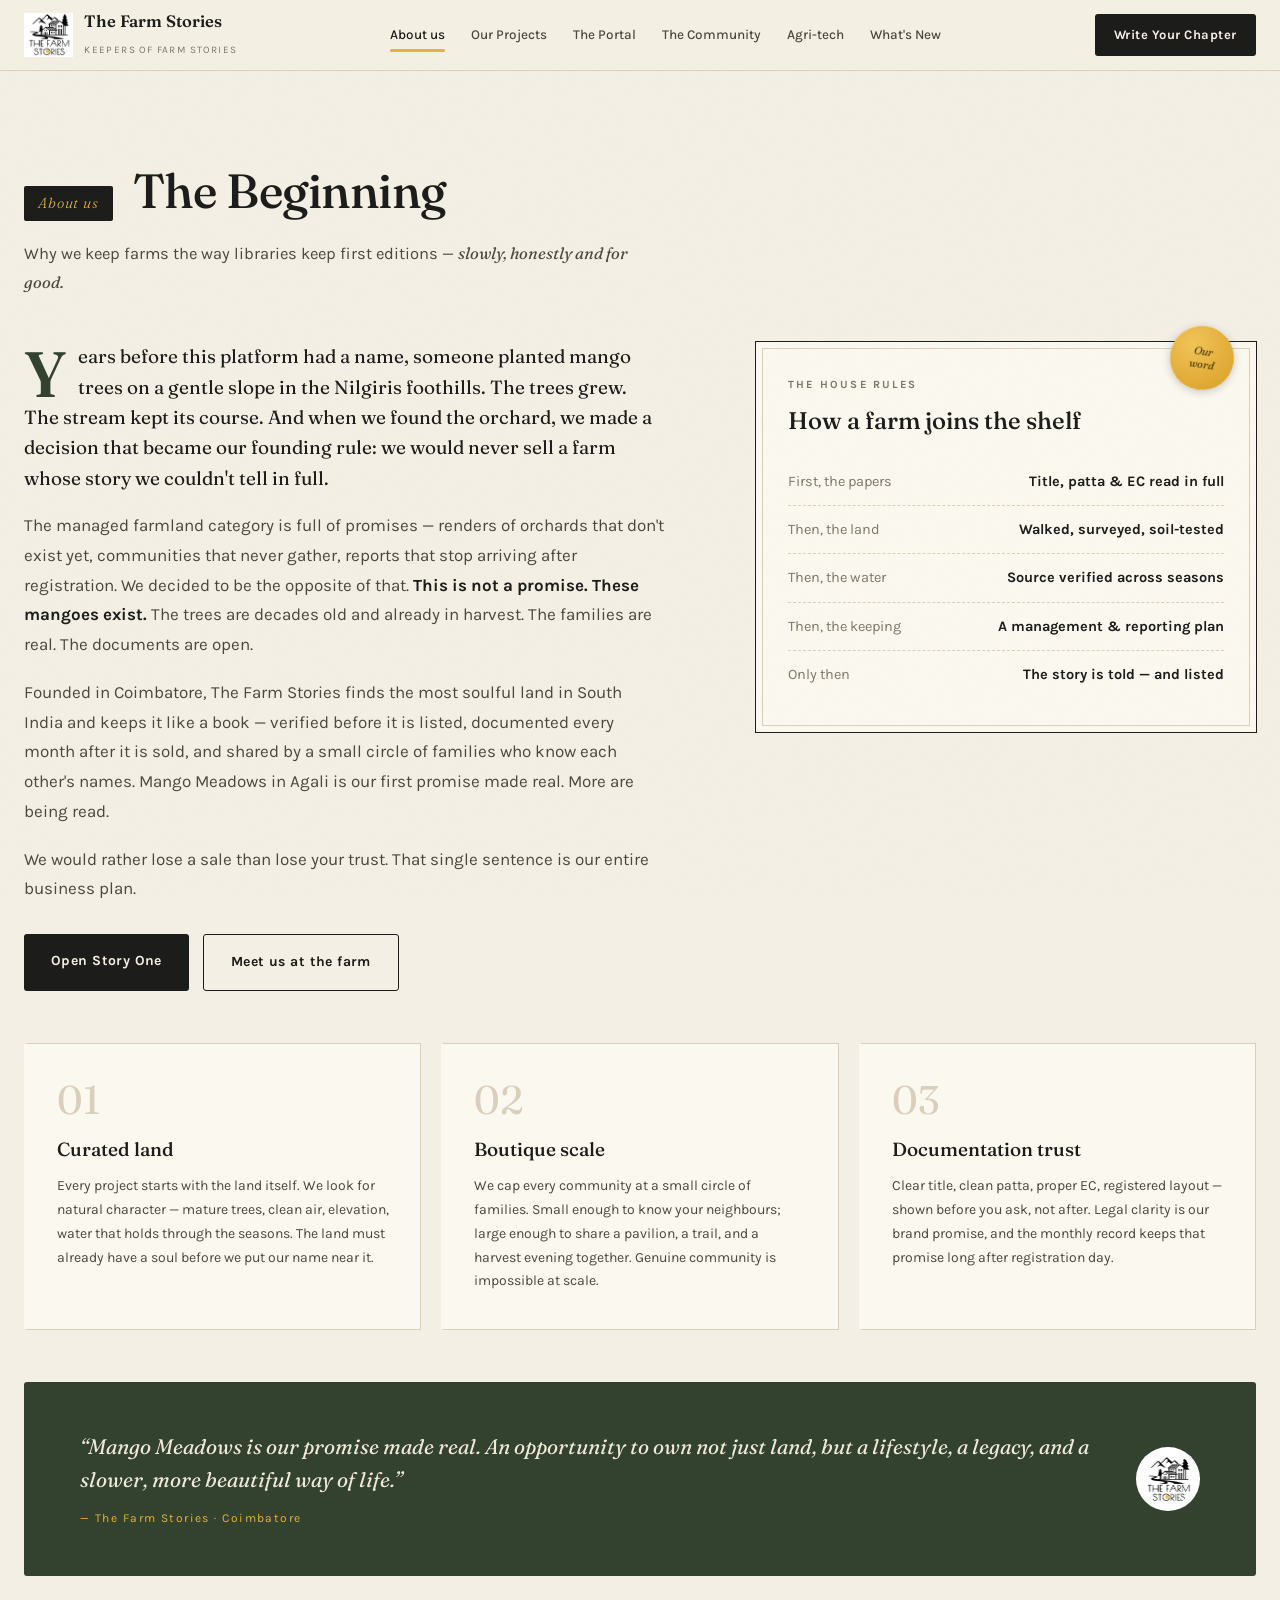
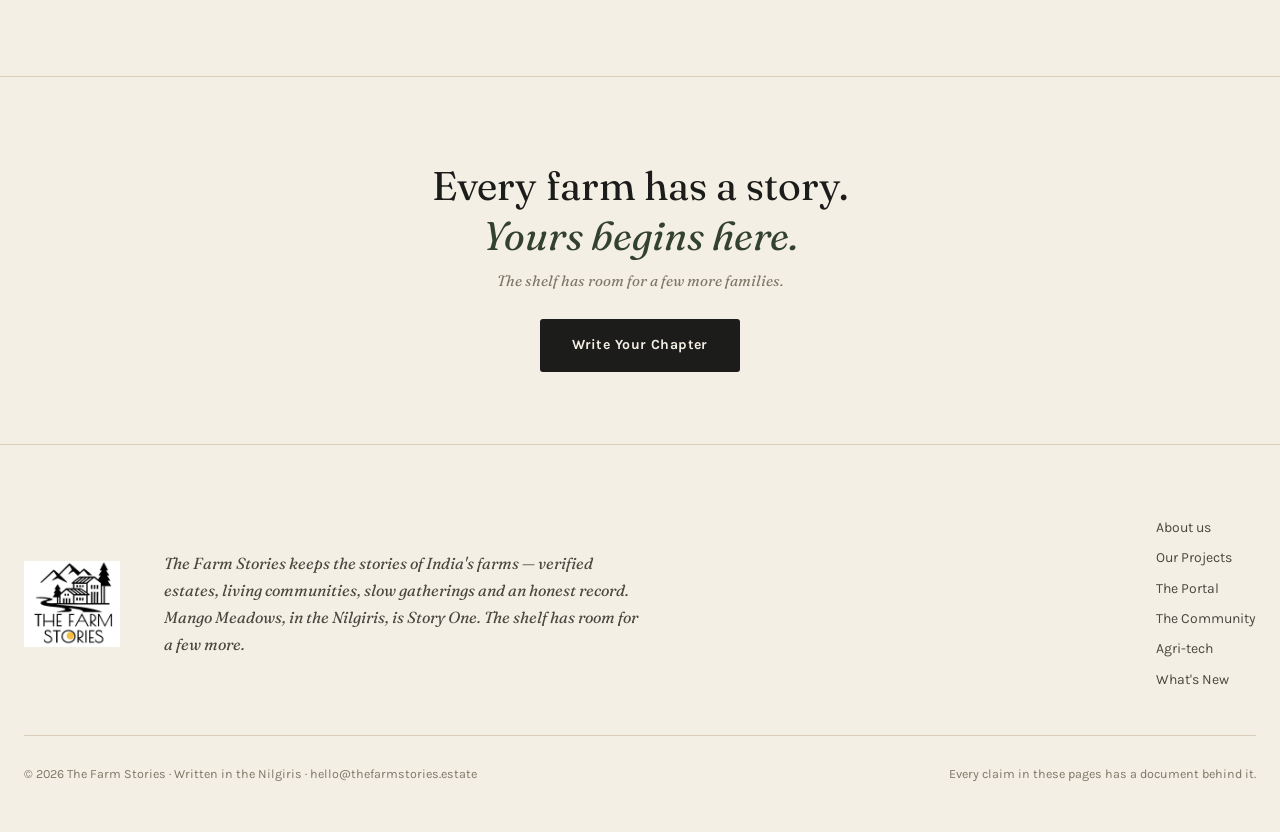
<file: about.html>
<!DOCTYPE html>
<html lang="en">
<head>
<meta charset="UTF-8">
<meta name="viewport" content="width=device-width, initial-scale=1.0">
<title>About us — The Farm Stories</title>
<meta name="description" content="Why The Farm Stories keeps farms the way libraries keep first editions — curated land, boutique scale, documentation trust.">
<link rel="canonical" href="https://thefarmstories.estate/about">
<meta property="og:image" content="https://thefarmstories.estate/assets/logo.png">
<meta name="theme-color" content="#F4EFE4">
<link rel="icon" type="image/png" href="/assets/logo.png">
<link rel="preconnect" href="https://fonts.googleapis.com">
<link rel="preconnect" href="https://fonts.gstatic.com" crossorigin>
<link href="https://fonts.googleapis.com/css2?family=Fraunces:ital,opsz,wght@0,9..144,300;0,9..144,400;0,9..144,500;0,9..144,600;1,9..144,300;1,9..144,400;1,9..144,500&family=Karla:ital,wght@0,300;0,400;0,500;0,600;0,700;1,400&display=swap" rel="stylesheet">
<link rel="stylesheet" href="/css/main.css">
</head>
<body>

<div id="cursorGlow" aria-hidden="true"></div>

<div class="stream-wrap" aria-hidden="true">
  <svg viewBox="0 0 90 2400" preserveAspectRatio="xMidYMin meet">
    <path id="streamPath" d="M46,0 C30,120 66,220 44,330 C24,430 62,520 48,640 C34,760 64,860 42,980 C26,1090 60,1180 46,1300 C32,1420 62,1520 44,1650 C28,1770 58,1880 46,2000 C36,2110 58,2220 44,2340 L44,2400"/>
  </svg>
</div>

<header>
  <div class="nav-inner">
    <a class="brand" href="/" aria-label="The Farm Stories — home">
      <img src="/assets/logo.png" alt="The Farm Stories logo">
      <span><span class="brand-name">The Farm Stories</span><br><span class="brand-tag">Keepers of farm stories</span></span>
    </a>
    <nav class="chapters" aria-label="Pages">
      <a href="/about" class="active" aria-current="page">About us</a>
      <a href="/projects">Our Projects</a>
      <a href="/portal">The Portal</a>
      <a href="/community">The Community</a>
      <a href="/agritech">Agri-tech</a>
      <a href="/whats-new">What's New</a>
    </nav>
    <a class="nav-cta" href="/#chapter">Write Your Chapter</a>
    <button class="menu-btn" id="menuBtn" aria-label="Open the menu" aria-expanded="false" aria-controls="mobileMenu">
      <span></span><span></span><span></span>
    </button>
  </div>
  <div class="progress" id="progress"></div>
</header>

<!-- mobile menu · the index of chapters -->
<div class="mobile-menu" id="mobileMenu" aria-hidden="true">
  <p class="mm-kicker">The index of chapters</p>
  <nav aria-label="Pages">
    <a href="/">Home <em>the storybook</em></a>
    <a href="/about">About us <em>the beginning</em></a>
    <a href="/projects">Our Projects <em>the shelf</em></a>
    <a href="/portal">The Portal <em>the atlas</em></a>
    <a href="/community">The Community <em>being written</em></a>
    <a href="/agritech">Agri-tech <em>the instruments</em></a>
    <a href="/whats-new">What's New <em>the latest pages</em></a>
  </nav>
  <a class="btn btn-ink mm-cta" href="/#chapter">Write Your Chapter</a>
  <p class="mm-fine">Every claim in these pages has a document behind it.</p>
</div>

<main id="top">

  <section class="chapter page" id="beginning">
    <div class="chapter-head reveal"><span class="chapter-no">About us</span><h2 class="split">The Beginning</h2></div>
    <p class="chapter-intro reveal">Why we keep farms the way libraries keep first editions — <em>slowly, honestly and for good.</em></p>
    <div class="story-one">
      <div class="story-narrative reveal">
        <p class="opener dropcap">Years before this platform had a name, someone planted mango trees on a gentle slope in the Nilgiris foothills. The trees grew. The stream kept its course. And when we found the orchard, we made a decision that became our founding rule: we would never sell a farm whose story we couldn't tell in full.</p>
        <p>The managed farmland category is full of promises — renders of orchards that don't exist yet, communities that never gather, reports that stop arriving after registration. We decided to be the opposite of that. <strong>This is not a promise. These mangoes exist.</strong> The trees are decades old and already in harvest. The families are real. The documents are open.</p>
        <p>Founded in Coimbatore, The Farm Stories finds the most soulful land in South India and keeps it like a book — verified before it is listed, documented every month after it is sold, and shared by a small circle of families who know each other's names. Mango Meadows in Agali is our first promise made real. More are being read.</p>
        <p>We would rather lose a sale than lose your trust. That single sentence is our entire business plan.</p>
        <div class="story-actions">
          <a class="btn btn-ink" href="/projects">Open Story One</a>
          <a class="btn btn-ghost" href="/#chapter">Meet us at the farm</a>
        </div>
      </div>
      <aside class="story-card tilt reveal" aria-label="Our founding standard">
        <div class="seal">Our<br>word</div>
        <p class="bookplate">The house rules</p>
        <h3>How a farm joins the shelf</h3>
        <ul class="fact-list">
          <li><span class="k">First, the papers</span><span class="v">Title, patta &amp; EC read in full</span></li>
          <li><span class="k">Then, the land</span><span class="v">Walked, surveyed, soil-tested</span></li>
          <li><span class="k">Then, the water</span><span class="v">Source verified across seasons</span></li>
          <li><span class="k">Then, the keeping</span><span class="v">A management &amp; reporting plan</span></li>
          <li><span class="k">Only then</span><span class="v">The story is told — and listed</span></li>
        </ul>
      </aside>
    </div>

    <div class="pillars">
      <div class="pillar reveal">
        <div class="pillar-num">01</div>
        <h3>Curated land</h3>
        <p>Every project starts with the land itself. We look for natural character — mature trees, clean air, elevation, water that holds through the seasons. The land must already have a soul before we put our name near it.</p>
      </div>
      <div class="pillar reveal">
        <div class="pillar-num">02</div>
        <h3>Boutique scale</h3>
        <p>We cap every community at a small circle of families. Small enough to know your neighbours; large enough to share a pavilion, a trail, and a harvest evening together. Genuine community is impossible at scale.</p>
      </div>
      <div class="pillar reveal">
        <div class="pillar-num">03</div>
        <h3>Documentation trust</h3>
        <p>Clear title, clean patta, proper EC, registered layout — shown before you ask, not after. Legal clarity is our brand promise, and the monthly record keeps that promise long after registration day.</p>
      </div>
    </div>

    <div class="quote-strip reveal">
      <div>
        <blockquote>“Mango Meadows is our promise made real. An opportunity to own not just land, but a lifestyle, a legacy, and a slower, more beautiful way of life.”</blockquote>
        <cite>— The Farm Stories · Coimbatore</cite>
      </div>
      <img src="/assets/logo.png" alt="" loading="lazy" decoding="async">
    </div>
  </section>
</main>

<!-- the story's last line -->
<section class="coda reveal" aria-label="Closing">
  <h2>Every farm has a story.<br><em>Yours begins here.</em></h2>
  <p>The shelf has room for a few more families.</p>
  <a class="btn btn-ink" href="/#chapter">Write Your Chapter</a>
</section>

<footer class="page">
  <div class="colophon">
    <img src="/assets/logo.png" alt="The Farm Stories emblem" loading="lazy" decoding="async">
    <p class="colophon-text">The Farm Stories keeps the stories of India's farms — verified estates, living communities, slow gatherings and an honest record. Mango Meadows, in the Nilgiris, is Story One. The shelf has room for a few more.</p>
    <nav class="colophon-links" aria-label="Footer">
      <a href="/about">About us</a>
      <a href="/projects">Our Projects</a>
      <a href="/portal">The Portal</a>
      <a href="/community">The Community</a>
      <a href="/agritech">Agri-tech</a>
      <a href="/whats-new">What's New</a>
    </nav>
  </div>
  <div class="fine">
    <span>© 2026 The Farm Stories · Written in the Nilgiris · hello@thefarmstories.estate</span>
    <span>Every claim in these pages has a document behind it.</span>
  </div>
</footer>

<div class="sticky-cta" id="stickyCta" aria-hidden="true">
  <a class="btn btn-ink" href="/#chapter">Plan a visit</a>
  <a class="btn btn-gold" href="https://wa.me/919003746953" target="_blank" rel="noopener">WhatsApp</a>
</div>

<div class="toast" id="toast" role="status" aria-live="polite"></div>

<script src="/js/vendor/lenis.min.js" defer></script>
<script src="/js/main.js" defer></script>
</body>
</html>
</file>
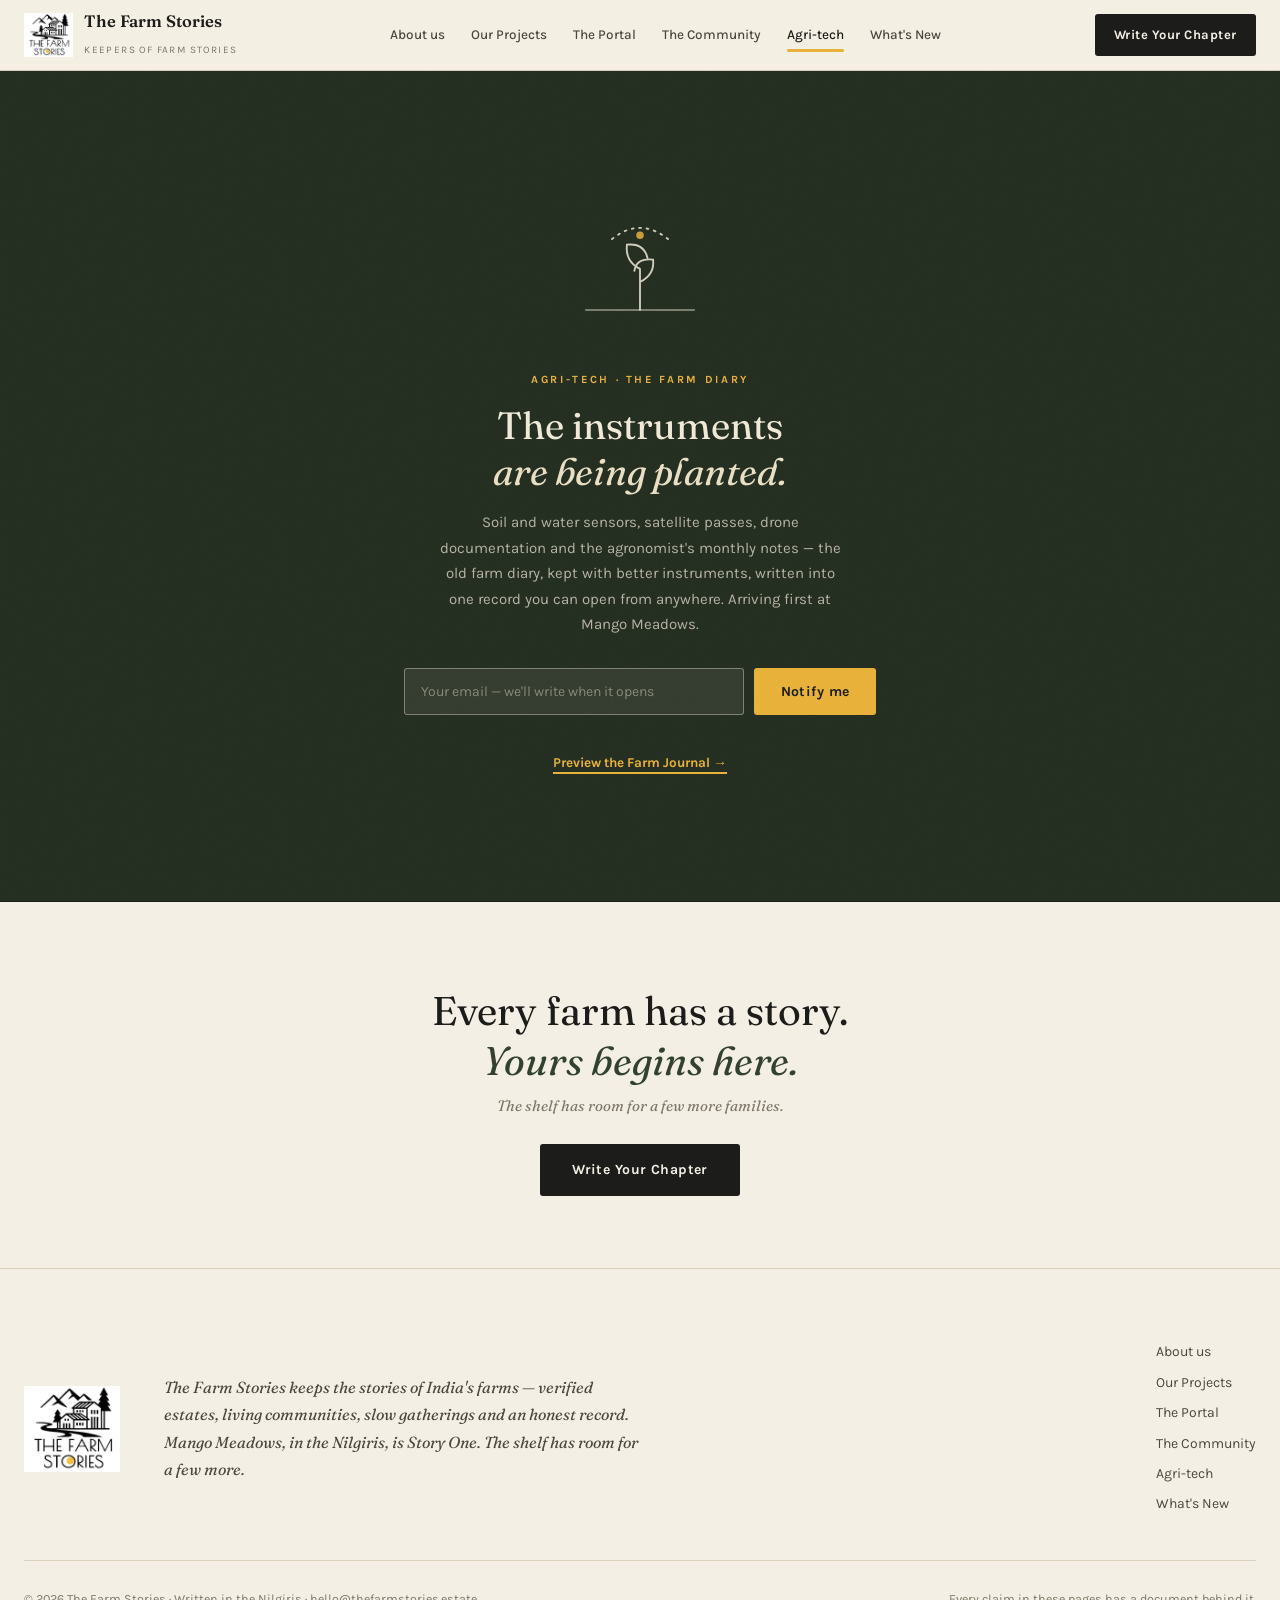
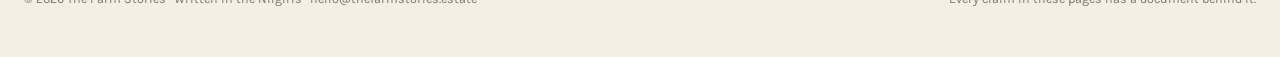
<file: agritech.html>
<!DOCTYPE html>
<html lang="en">
<head>
<meta charset="UTF-8">
<meta name="viewport" content="width=device-width, initial-scale=1.0">
<title>Agri-tech — The Farm Stories</title>
<meta name="description" content="Sensors, satellite passes and drone documentation — the old farm diary kept with better instruments. Coming soon.">
<link rel="canonical" href="https://thefarmstories.estate/agritech">
<meta property="og:image" content="https://thefarmstories.estate/assets/logo.png">
<meta name="theme-color" content="#F4EFE4">
<link rel="icon" type="image/png" href="/assets/logo.png">
<link rel="preconnect" href="https://fonts.googleapis.com">
<link rel="preconnect" href="https://fonts.gstatic.com" crossorigin>
<link href="https://fonts.googleapis.com/css2?family=Fraunces:ital,opsz,wght@0,9..144,300;0,9..144,400;0,9..144,500;0,9..144,600;1,9..144,300;1,9..144,400;1,9..144,500&family=Karla:ital,wght@0,300;0,400;0,500;0,600;0,700;1,400&display=swap" rel="stylesheet">
<link rel="stylesheet" href="/css/main.css">
</head>
<body>

<div id="cursorGlow" aria-hidden="true"></div>

<div class="stream-wrap" aria-hidden="true">
  <svg viewBox="0 0 90 2400" preserveAspectRatio="xMidYMin meet">
    <path id="streamPath" d="M46,0 C30,120 66,220 44,330 C24,430 62,520 48,640 C34,760 64,860 42,980 C26,1090 60,1180 46,1300 C32,1420 62,1520 44,1650 C28,1770 58,1880 46,2000 C36,2110 58,2220 44,2340 L44,2400"/>
  </svg>
</div>

<header>
  <div class="nav-inner">
    <a class="brand" href="/" aria-label="The Farm Stories — home">
      <img src="/assets/logo.png" alt="The Farm Stories logo">
      <span><span class="brand-name">The Farm Stories</span><br><span class="brand-tag">Keepers of farm stories</span></span>
    </a>
    <nav class="chapters" aria-label="Pages">
      <a href="/about">About us</a>
      <a href="/projects">Our Projects</a>
      <a href="/portal">The Portal</a>
      <a href="/community">The Community</a>
      <a href="/agritech" class="active" aria-current="page">Agri-tech</a>
      <a href="/whats-new">What's New</a>
    </nav>
    <a class="nav-cta" href="/#chapter">Write Your Chapter</a>
    <button class="menu-btn" id="menuBtn" aria-label="Open the menu" aria-expanded="false" aria-controls="mobileMenu">
      <span></span><span></span><span></span>
    </button>
  </div>
  <div class="progress" id="progress"></div>
</header>

<!-- mobile menu · the index of chapters -->
<div class="mobile-menu" id="mobileMenu" aria-hidden="true">
  <p class="mm-kicker">The index of chapters</p>
  <nav aria-label="Pages">
    <a href="/">Home <em>the storybook</em></a>
    <a href="/about">About us <em>the beginning</em></a>
    <a href="/projects">Our Projects <em>the shelf</em></a>
    <a href="/portal">The Portal <em>the atlas</em></a>
    <a href="/community">The Community <em>being written</em></a>
    <a href="/agritech">Agri-tech <em>the instruments</em></a>
    <a href="/whats-new">What's New <em>the latest pages</em></a>
  </nav>
  <a class="btn btn-ink mm-cta" href="/#chapter">Write Your Chapter</a>
  <p class="mm-fine">Every claim in these pages has a document behind it.</p>
</div>

<main id="top">

  <section id="coming" style="border-bottom:1.5px solid var(--ink)">
    <div class="coming-panels" style="grid-template-columns:1fr">
      <div class="coming-panel alt reveal in" style="min-height:calc(100vh - 70px);display:flex;flex-direction:column;justify-content:center;border-left:none">
        <div class="cp-art" aria-hidden="true">
          <svg viewBox="0 0 300 150"><g stroke="#F0E9D8" stroke-width="2" fill="none" stroke-linecap="round">
            <path d="M150,120 l0,-44 M150,76 q-16,-8 -14,-26 q18,-2 22,14 M150,90 q16,-8 14,-24 q-18,-2 -20,12"/>
            <path d="M92,120 l116,0" opacity=".5"/>
            <circle cx="150" cy="40" r="4" fill="#E8B23A" stroke="none"/>
            <path d="M120,44 q30,-24 60,0" stroke-dasharray="2 6"/>
          </g></svg>
        </div>
        <p class="cp-kicker">Agri-tech · The Farm Diary</p>
        <h3>The instruments<br><em>are being planted.</em></h3>
        <p class="cp-body">Soil and water sensors, satellite passes, drone documentation and the agronomist's monthly notes — the old farm diary, kept with better instruments, written into one record you can open from anywhere. Arriving first at Mango Meadows.</p>
        <form class="notify" data-notify>
          <label class="sr-only" for="na-email">Email address</label>
          <input id="na-email" type="email" required placeholder="Your email — we'll write when it opens">
          <button type="submit" class="btn btn-gold">Notify me</button>
        </form>
        <p style="margin-top:34px"><a href="/projects#diary" style="color:var(--yellow);font-weight:700;font-size:13.5px;text-decoration:none;border-bottom:2px solid var(--yellow);padding-bottom:2px">Preview the Farm Journal →</a></p>
      </div>
    </div>
  </section>
</main>

<!-- the story's last line -->
<section class="coda reveal" aria-label="Closing">
  <h2>Every farm has a story.<br><em>Yours begins here.</em></h2>
  <p>The shelf has room for a few more families.</p>
  <a class="btn btn-ink" href="/#chapter">Write Your Chapter</a>
</section>

<footer class="page">
  <div class="colophon">
    <img src="/assets/logo.png" alt="The Farm Stories emblem" loading="lazy" decoding="async">
    <p class="colophon-text">The Farm Stories keeps the stories of India's farms — verified estates, living communities, slow gatherings and an honest record. Mango Meadows, in the Nilgiris, is Story One. The shelf has room for a few more.</p>
    <nav class="colophon-links" aria-label="Footer">
      <a href="/about">About us</a>
      <a href="/projects">Our Projects</a>
      <a href="/portal">The Portal</a>
      <a href="/community">The Community</a>
      <a href="/agritech">Agri-tech</a>
      <a href="/whats-new">What's New</a>
    </nav>
  </div>
  <div class="fine">
    <span>© 2026 The Farm Stories · Written in the Nilgiris · hello@thefarmstories.estate</span>
    <span>Every claim in these pages has a document behind it.</span>
  </div>
</footer>

<div class="sticky-cta" id="stickyCta" aria-hidden="true">
  <a class="btn btn-ink" href="/#chapter">Plan a visit</a>
  <a class="btn btn-gold" href="https://wa.me/919003746953" target="_blank" rel="noopener">WhatsApp</a>
</div>

<div class="toast" id="toast" role="status" aria-live="polite"></div>

<script src="/js/vendor/lenis.min.js" defer></script>
<script src="/js/main.js" defer></script>
</body>
</html>
</file>
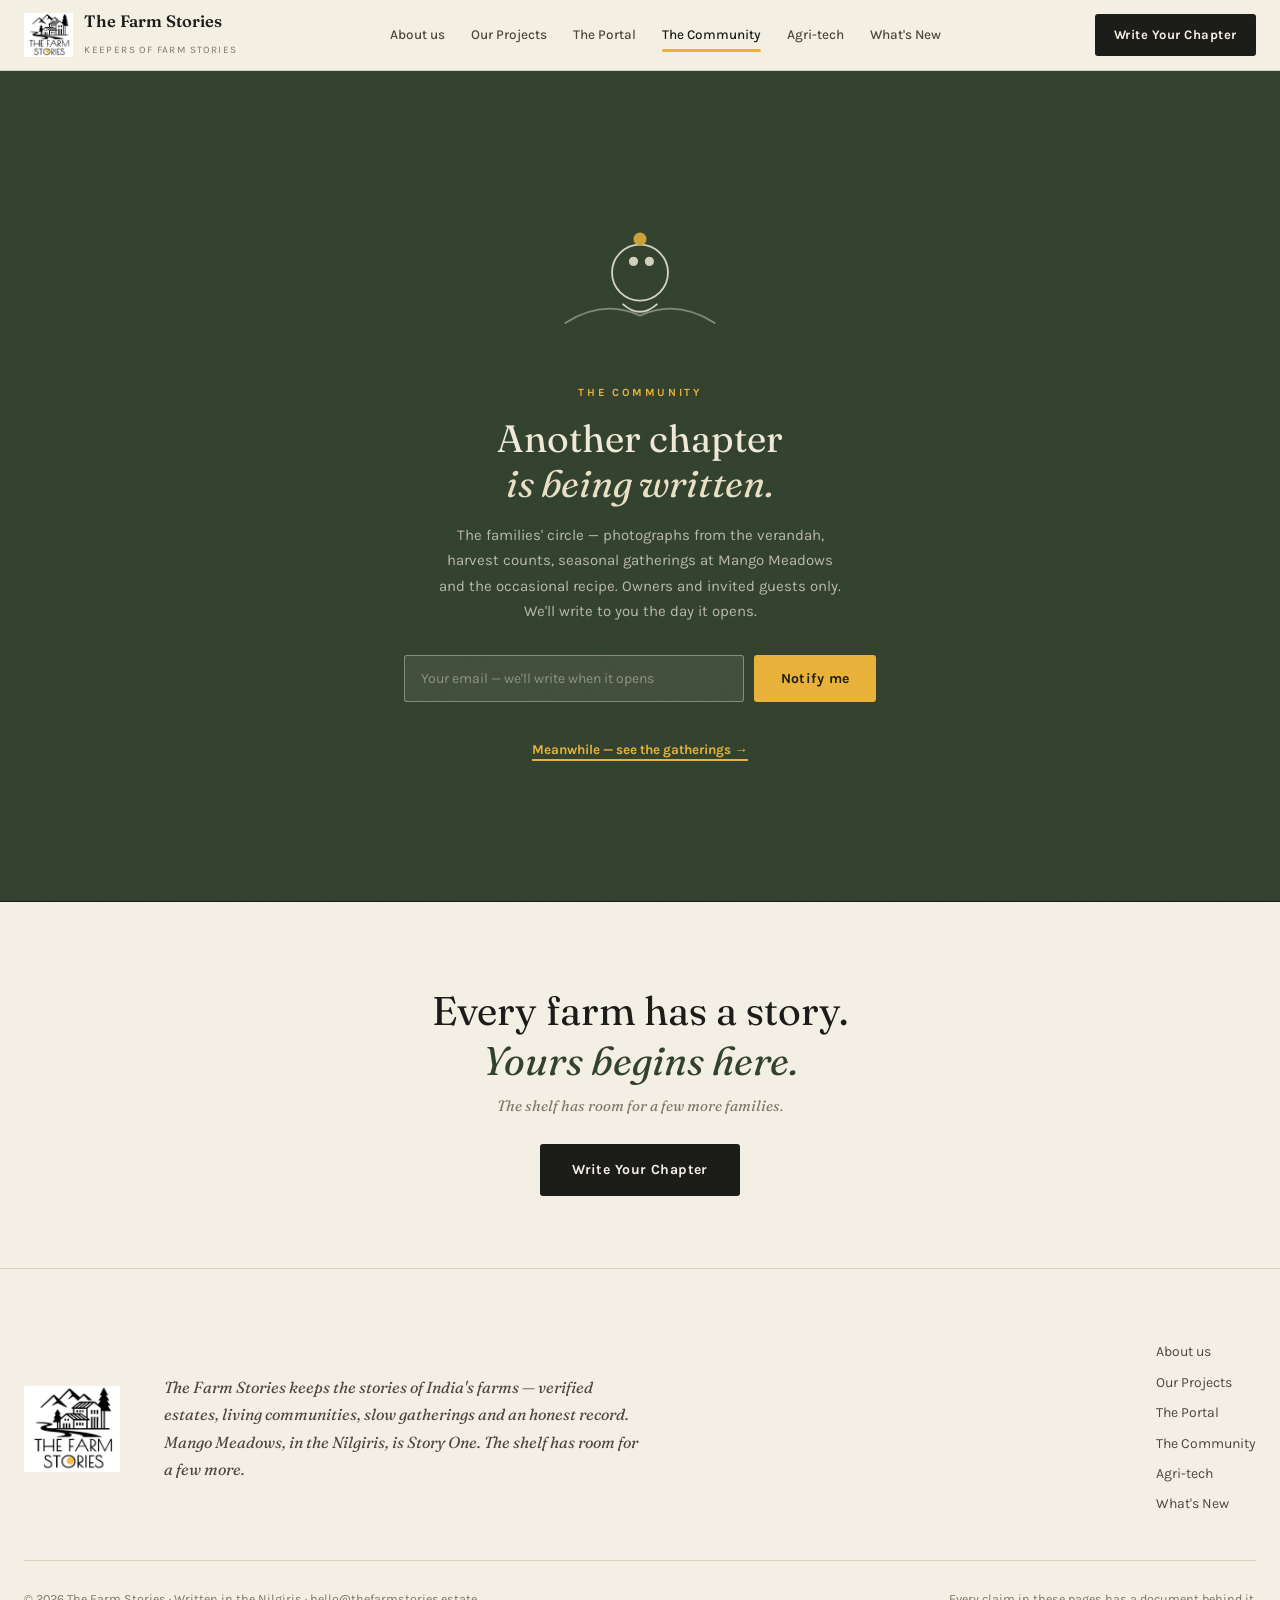
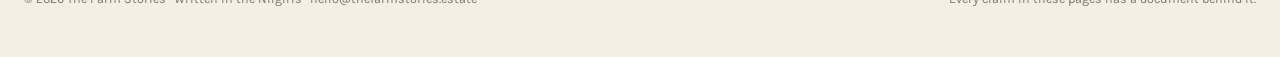
<file: community.html>
<!DOCTYPE html>
<html lang="en">
<head>
<meta charset="UTF-8">
<meta name="viewport" content="width=device-width, initial-scale=1.0">
<title>The Community — The Farm Stories</title>
<meta name="description" content="The families' circle is being written. Leave your email and we'll write to you the day it opens.">
<link rel="canonical" href="https://thefarmstories.estate/community">
<meta property="og:image" content="https://thefarmstories.estate/assets/logo.png">
<meta name="theme-color" content="#F4EFE4">
<link rel="icon" type="image/png" href="/assets/logo.png">
<link rel="preconnect" href="https://fonts.googleapis.com">
<link rel="preconnect" href="https://fonts.gstatic.com" crossorigin>
<link href="https://fonts.googleapis.com/css2?family=Fraunces:ital,opsz,wght@0,9..144,300;0,9..144,400;0,9..144,500;0,9..144,600;1,9..144,300;1,9..144,400;1,9..144,500&family=Karla:ital,wght@0,300;0,400;0,500;0,600;0,700;1,400&display=swap" rel="stylesheet">
<link rel="stylesheet" href="/css/main.css">
</head>
<body>

<div id="cursorGlow" aria-hidden="true"></div>

<div class="stream-wrap" aria-hidden="true">
  <svg viewBox="0 0 90 2400" preserveAspectRatio="xMidYMin meet">
    <path id="streamPath" d="M46,0 C30,120 66,220 44,330 C24,430 62,520 48,640 C34,760 64,860 42,980 C26,1090 60,1180 46,1300 C32,1420 62,1520 44,1650 C28,1770 58,1880 46,2000 C36,2110 58,2220 44,2340 L44,2400"/>
  </svg>
</div>

<header>
  <div class="nav-inner">
    <a class="brand" href="/" aria-label="The Farm Stories — home">
      <img src="/assets/logo.png" alt="The Farm Stories logo">
      <span><span class="brand-name">The Farm Stories</span><br><span class="brand-tag">Keepers of farm stories</span></span>
    </a>
    <nav class="chapters" aria-label="Pages">
      <a href="/about">About us</a>
      <a href="/projects">Our Projects</a>
      <a href="/portal">The Portal</a>
      <a href="/community" class="active" aria-current="page">The Community</a>
      <a href="/agritech">Agri-tech</a>
      <a href="/whats-new">What's New</a>
    </nav>
    <a class="nav-cta" href="/#chapter">Write Your Chapter</a>
    <button class="menu-btn" id="menuBtn" aria-label="Open the menu" aria-expanded="false" aria-controls="mobileMenu">
      <span></span><span></span><span></span>
    </button>
  </div>
  <div class="progress" id="progress"></div>
</header>

<!-- mobile menu · the index of chapters -->
<div class="mobile-menu" id="mobileMenu" aria-hidden="true">
  <p class="mm-kicker">The index of chapters</p>
  <nav aria-label="Pages">
    <a href="/">Home <em>the storybook</em></a>
    <a href="/about">About us <em>the beginning</em></a>
    <a href="/projects">Our Projects <em>the shelf</em></a>
    <a href="/portal">The Portal <em>the atlas</em></a>
    <a href="/community">The Community <em>being written</em></a>
    <a href="/agritech">Agri-tech <em>the instruments</em></a>
    <a href="/whats-new">What's New <em>the latest pages</em></a>
  </nav>
  <a class="btn btn-ink mm-cta" href="/#chapter">Write Your Chapter</a>
  <p class="mm-fine">Every claim in these pages has a document behind it.</p>
</div>

<main id="top">

  <section id="coming" style="border-bottom:1.5px solid var(--ink)">
    <div class="coming-panels" style="grid-template-columns:1fr">
      <div class="coming-panel reveal in" style="min-height:calc(100vh - 70px);display:flex;flex-direction:column;justify-content:center">
        <div class="cp-art" aria-hidden="true">
          <svg viewBox="0 0 300 150"><g stroke="#F0E9D8" stroke-width="2" fill="none" stroke-linecap="round">
            <circle cx="150" cy="66" r="30"/><path d="M132,100 q18,16 36,0"/>
            <path d="M70,120 q40,-26 80,-8 M230,120 q-40,-26 -80,-8" opacity=".5"/>
            <path d="M143,58 a4,4 0 1,1 .1,0 M160,58 a4,4 0 1,1 .1,0" fill="#F0E9D8"/>
          </g><circle cx="150" cy="30" r="7" fill="#E8B23A"/></svg>
        </div>
        <p class="cp-kicker">The Community</p>
        <h3>Another chapter<br><em>is being written.</em></h3>
        <p class="cp-body">The families' circle — photographs from the verandah, harvest counts, seasonal gatherings at Mango Meadows and the occasional recipe. Owners and invited guests only. We'll write to you the day it opens.</p>
        <form class="notify" data-notify>
          <label class="sr-only" for="nc-email">Email address</label>
          <input id="nc-email" type="email" required placeholder="Your email — we'll write when it opens">
          <button type="submit" class="btn btn-gold">Notify me</button>
        </form>
        <p style="margin-top:34px"><a href="/whats-new" style="color:var(--yellow);font-weight:700;font-size:13.5px;text-decoration:none;border-bottom:2px solid var(--yellow);padding-bottom:2px">Meanwhile — see the gatherings →</a></p>
      </div>
    </div>
  </section>
</main>

<!-- the story's last line -->
<section class="coda reveal" aria-label="Closing">
  <h2>Every farm has a story.<br><em>Yours begins here.</em></h2>
  <p>The shelf has room for a few more families.</p>
  <a class="btn btn-ink" href="/#chapter">Write Your Chapter</a>
</section>

<footer class="page">
  <div class="colophon">
    <img src="/assets/logo.png" alt="The Farm Stories emblem" loading="lazy" decoding="async">
    <p class="colophon-text">The Farm Stories keeps the stories of India's farms — verified estates, living communities, slow gatherings and an honest record. Mango Meadows, in the Nilgiris, is Story One. The shelf has room for a few more.</p>
    <nav class="colophon-links" aria-label="Footer">
      <a href="/about">About us</a>
      <a href="/projects">Our Projects</a>
      <a href="/portal">The Portal</a>
      <a href="/community">The Community</a>
      <a href="/agritech">Agri-tech</a>
      <a href="/whats-new">What's New</a>
    </nav>
  </div>
  <div class="fine">
    <span>© 2026 The Farm Stories · Written in the Nilgiris · hello@thefarmstories.estate</span>
    <span>Every claim in these pages has a document behind it.</span>
  </div>
</footer>

<div class="sticky-cta" id="stickyCta" aria-hidden="true">
  <a class="btn btn-ink" href="/#chapter">Plan a visit</a>
  <a class="btn btn-gold" href="https://wa.me/919003746953" target="_blank" rel="noopener">WhatsApp</a>
</div>

<div class="toast" id="toast" role="status" aria-live="polite"></div>

<script src="/js/vendor/lenis.min.js" defer></script>
<script src="/js/main.js" defer></script>
</body>
</html>
</file>
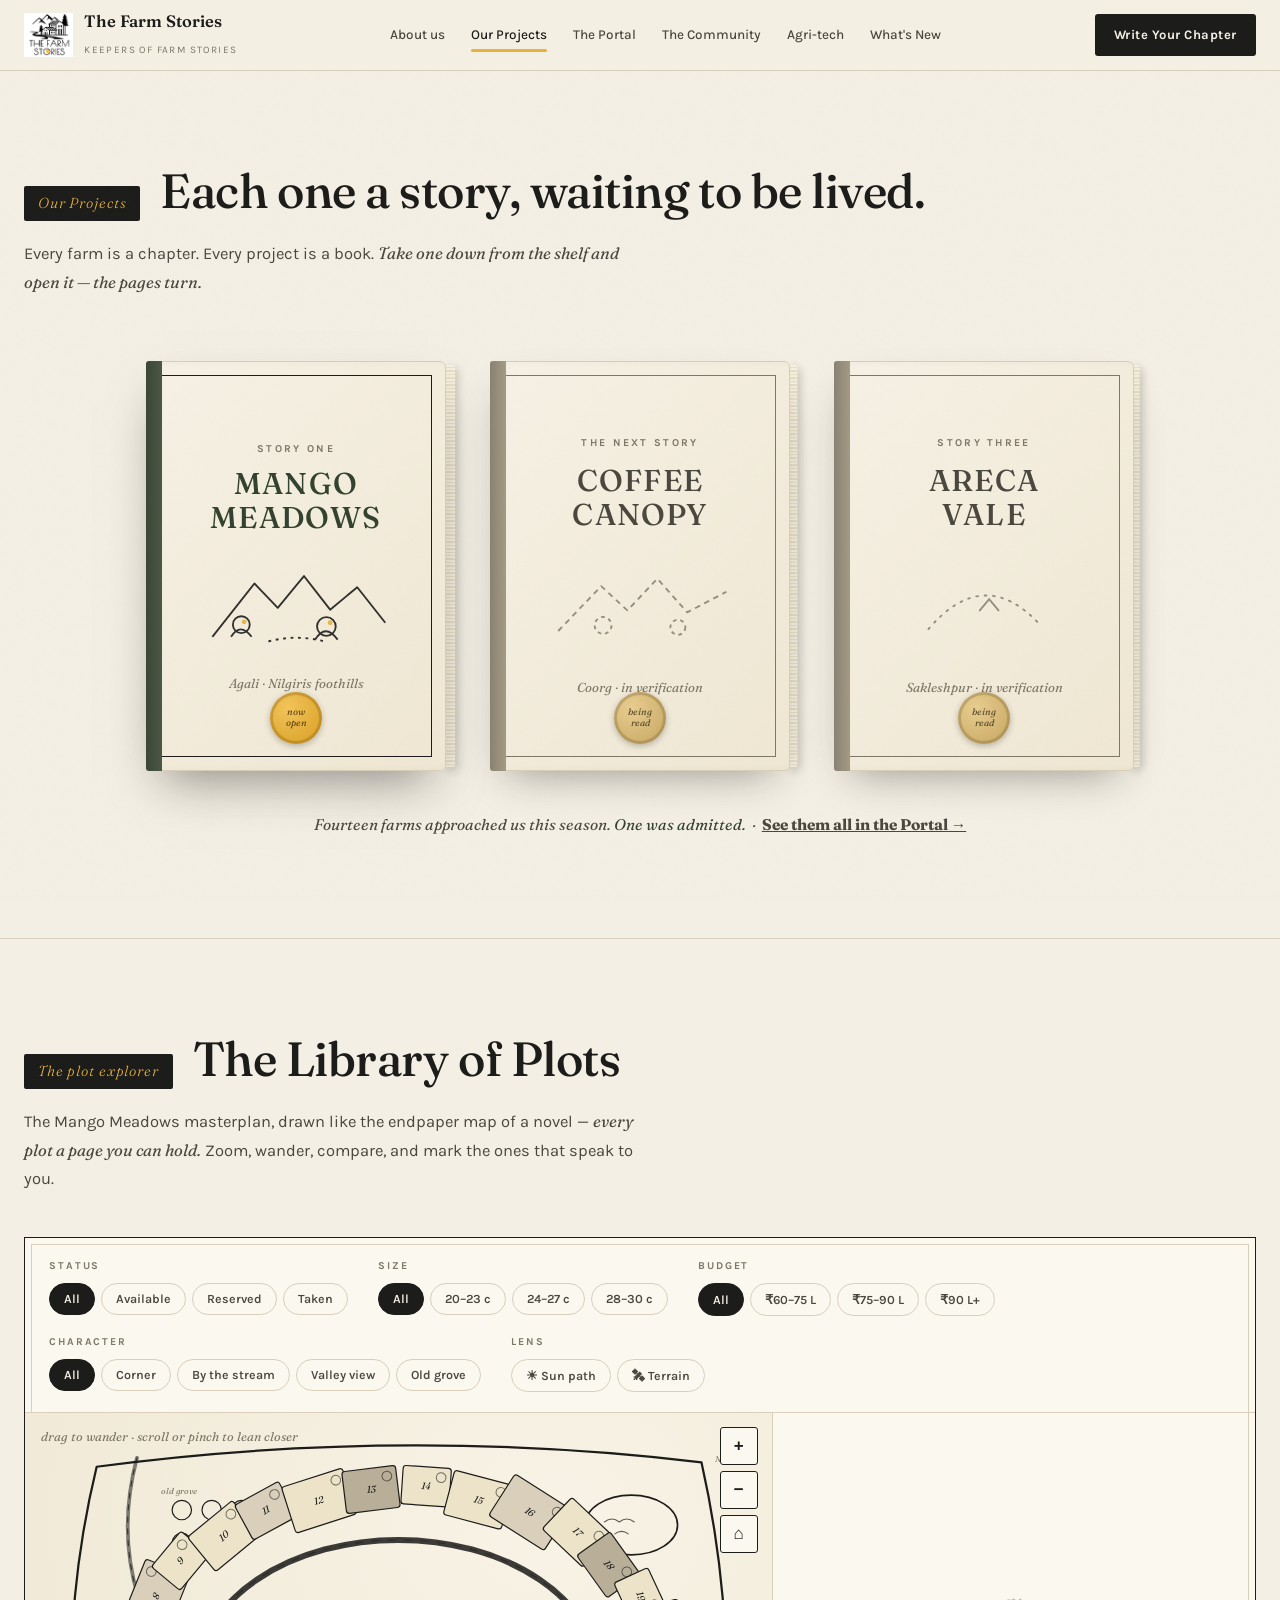
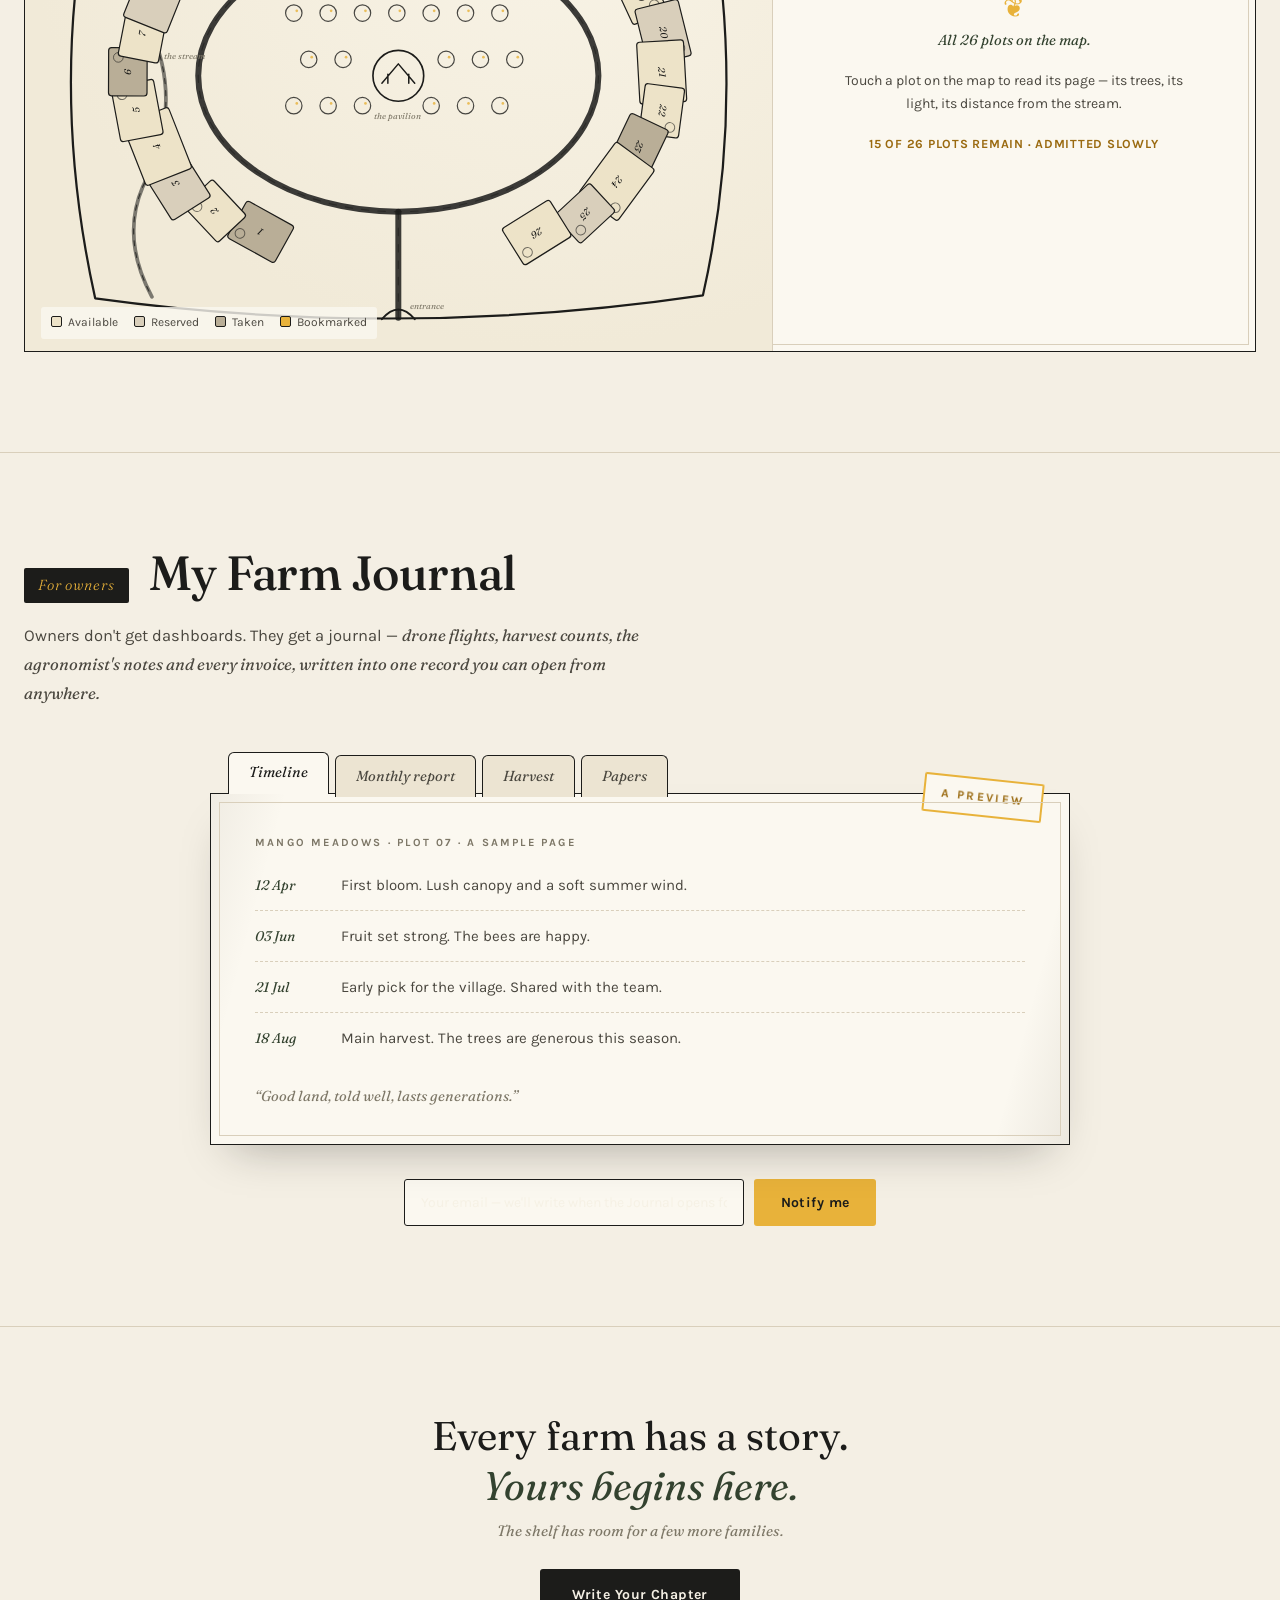
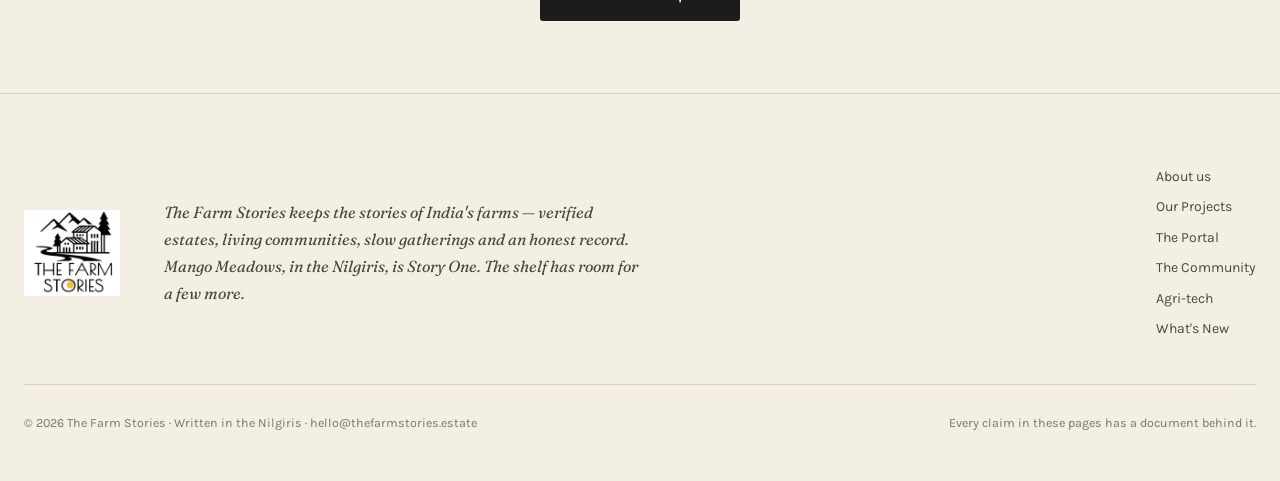
<file: projects.html>
<!DOCTYPE html>
<html lang="en">
<head>
<meta charset="UTF-8">
<meta name="viewport" content="width=device-width, initial-scale=1.0">
<title>Our Projects — The Farm Stories</title>
<meta name="description" content="Every project is a book. Open Story One: Mango Meadows, a boutique managed mango orchard community in the Nilgiris foothills.">
<link rel="canonical" href="https://thefarmstories.estate/projects">
<meta property="og:image" content="https://thefarmstories.estate/assets/logo.png">
<meta name="theme-color" content="#F4EFE4">
<link rel="icon" type="image/png" href="/assets/logo.png">
<link rel="preconnect" href="https://fonts.googleapis.com">
<link rel="preconnect" href="https://fonts.gstatic.com" crossorigin>
<link href="https://fonts.googleapis.com/css2?family=Fraunces:ital,opsz,wght@0,9..144,300;0,9..144,400;0,9..144,500;0,9..144,600;1,9..144,300;1,9..144,400;1,9..144,500&family=Karla:ital,wght@0,300;0,400;0,500;0,600;0,700;1,400&display=swap" rel="stylesheet">
<link rel="stylesheet" href="/css/main.css">
</head>
<body>

<div id="cursorGlow" aria-hidden="true"></div>

<div class="stream-wrap" aria-hidden="true">
  <svg viewBox="0 0 90 2400" preserveAspectRatio="xMidYMin meet">
    <path id="streamPath" d="M46,0 C30,120 66,220 44,330 C24,430 62,520 48,640 C34,760 64,860 42,980 C26,1090 60,1180 46,1300 C32,1420 62,1520 44,1650 C28,1770 58,1880 46,2000 C36,2110 58,2220 44,2340 L44,2400"/>
  </svg>
</div>

<header>
  <div class="nav-inner">
    <a class="brand" href="/" aria-label="The Farm Stories — home">
      <img src="/assets/logo.png" alt="The Farm Stories logo">
      <span><span class="brand-name">The Farm Stories</span><br><span class="brand-tag">Keepers of farm stories</span></span>
    </a>
    <nav class="chapters" aria-label="Pages">
      <a href="/about">About us</a>
      <a href="/projects" class="active" aria-current="page">Our Projects</a>
      <a href="/portal">The Portal</a>
      <a href="/community">The Community</a>
      <a href="/agritech">Agri-tech</a>
      <a href="/whats-new">What's New</a>
    </nav>
    <a class="nav-cta" href="/#chapter">Write Your Chapter</a>
    <button class="menu-btn" id="menuBtn" aria-label="Open the menu" aria-expanded="false" aria-controls="mobileMenu">
      <span></span><span></span><span></span>
    </button>
  </div>
  <div class="progress" id="progress"></div>
</header>

<!-- mobile menu · the index of chapters -->
<div class="mobile-menu" id="mobileMenu" aria-hidden="true">
  <p class="mm-kicker">The index of chapters</p>
  <nav aria-label="Pages">
    <a href="/">Home <em>the storybook</em></a>
    <a href="/about">About us <em>the beginning</em></a>
    <a href="/projects">Our Projects <em>the shelf</em></a>
    <a href="/portal">The Portal <em>the atlas</em></a>
    <a href="/community">The Community <em>being written</em></a>
    <a href="/agritech">Agri-tech <em>the instruments</em></a>
    <a href="/whats-new">What's New <em>the latest pages</em></a>
  </nav>
  <a class="btn btn-ink mm-cta" href="/#chapter">Write Your Chapter</a>
  <p class="mm-fine">Every claim in these pages has a document behind it.</p>
</div>

<main id="top">

  <section class="chapter page" id="stories">
    <div class="chapter-head reveal"><span class="chapter-no">Our Projects</span><h2 class="split">Each one a story, waiting to be lived.</h2></div>
    <p class="chapter-intro reveal">Every farm is a chapter. Every project is a book. <em>Take one down from the shelf and open it — the pages turn.</em></p>

    <div class="bookshelf reveal" id="bookshelf">
      <button class="shelf-book story-live" id="openStoryOne" aria-label="Open the book — Mango Meadows, Story One" aria-haspopup="dialog">
        <span class="sb-spine"></span>
        <span class="sb-cover">
          <span class="sb-kicker">Story One</span>
          <span class="sb-title">Mango<br>Meadows</span>
          <span class="sb-art" aria-hidden="true">
            <svg viewBox="0 0 200 120"><g stroke="#1C1C1A" stroke-width="2" fill="none" stroke-linejoin="round">
              <path d="M10,95 L55,38 L80,64 L108,30 L136,66 L165,42 L195,80"/>
              <path d="M30,95 q10,-16 22,0 M120,98 q11,-18 24,0" />
              <circle cx="41" cy="82" r="9"/><circle cx="132" cy="84" r="10"/>
              <path d="M70,100 q30,-8 60,0" stroke-dasharray="3 5"/>
            </g><circle cx="44" cy="79" r="2.6" fill="#E8B23A"/><circle cx="136" cy="80" r="2.6" fill="#E8B23A"/></svg>
          </span>
          <span class="sb-place">Agali · Nilgiris foothills</span>
          <span class="sb-seal">now<br>open</span>
        </span>
        <span class="sb-pages" aria-hidden="true"></span>
      </button>

      <div class="shelf-book story-soon" tabindex="0" aria-label="Story Two — Coffee Canopy, in verification">
        <span class="sb-spine"></span>
        <span class="sb-cover">
          <span class="sb-kicker">The Next Story</span>
          <span class="sb-title">Coffee<br>Canopy</span>
          <span class="sb-art" aria-hidden="true">
            <svg viewBox="0 0 200 120"><g stroke="#8B8577" stroke-width="2" fill="none" stroke-linejoin="round">
              <path d="M12,92 L58,44 L86,70 L118,36 L150,72 L192,50" stroke-dasharray="6 5"/>
              <circle cx="60" cy="86" r="9" stroke-dasharray="4 4"/><circle cx="140" cy="88" r="8" stroke-dasharray="4 4"/>
            </g></svg>
          </span>
          <span class="sb-place">Coorg · in verification</span>
          <span class="sb-seal soon">being<br>read</span>
        </span>
        <span class="sb-pages" aria-hidden="true"></span>
      </div>

      <div class="shelf-book story-soon" tabindex="0" aria-label="Story Three — Areca Vale, in verification">
        <span class="sb-spine"></span>
        <span class="sb-cover">
          <span class="sb-kicker">Story Three</span>
          <span class="sb-title">Areca<br>Vale</span>
          <span class="sb-art" aria-hidden="true">
            <svg viewBox="0 0 200 120"><g stroke="#8B8577" stroke-width="2" fill="none" stroke-linecap="round">
              <path d="M40,90 q60,-70 120,-4" stroke-dasharray="2 7"/>
              <path d="M95,70 l10,-12 l10,12" />
            </g></svg>
          </span>
          <span class="sb-place">Sakleshpur · in verification</span>
          <span class="sb-seal soon">being<br>read</span>
        </span>
        <span class="sb-pages" aria-hidden="true"></span>
      </div>
    </div>
    <p class="shelf-note reveal">Fourteen farms approached us this season. <em>One was admitted.</em> &nbsp;·&nbsp; <a href="/portal" style="font-style:normal;font-weight:700">See them all in the Portal →</a></p>
  </section>

<!-- ═══════════ CHAPTER IV · THE LIBRARY / PLOT EXPLORER ═══════════ -->
  <section class="chapter page" id="library">
    <div class="chapter-head reveal"><span class="chapter-no">The plot explorer</span><h2 class="split">The Library of Plots</h2></div>
    <p class="chapter-intro reveal">The Mango Meadows masterplan, drawn like the endpaper map of a novel — <em>every plot a page you can hold.</em> Zoom, wander, compare, and mark the ones that speak to you.</p>

    <div class="explorer reveal">
      <div class="explorer-toolbar" role="toolbar" aria-label="Plot explorer controls">
        <div class="fgroup"><span class="flabel">Status</span>
          <div class="fbtns" data-pfilter="status">
            <button class="fbtn on" data-v="all">All</button>
            <button class="fbtn" data-v="available">Available</button>
            <button class="fbtn" data-v="reserved">Reserved</button>
            <button class="fbtn" data-v="sold">Taken</button>
          </div>
        </div>
        <div class="fgroup"><span class="flabel">Size</span>
          <div class="fbtns" data-pfilter="size">
            <button class="fbtn on" data-v="all">All</button>
            <button class="fbtn" data-v="s">20–23 c</button>
            <button class="fbtn" data-v="m">24–27 c</button>
            <button class="fbtn" data-v="l">28–30 c</button>
          </div>
        </div>
        <div class="fgroup"><span class="flabel">Budget</span>
          <div class="fbtns" data-pfilter="budget">
            <button class="fbtn on" data-v="all">All</button>
            <button class="fbtn" data-v="a">₹60–75 L</button>
            <button class="fbtn" data-v="b">₹75–90 L</button>
            <button class="fbtn" data-v="c">₹90 L+</button>
          </div>
        </div>
        <div class="fgroup"><span class="flabel">Character</span>
          <div class="fbtns" data-pfilter="trait">
            <button class="fbtn on" data-v="all">All</button>
            <button class="fbtn" data-v="corner">Corner</button>
            <button class="fbtn" data-v="stream">By the stream</button>
            <button class="fbtn" data-v="view">Valley view</button>
            <button class="fbtn" data-v="grove">Old grove</button>
          </div>
        </div>
        <div class="fgroup"><span class="flabel">Lens</span>
          <div class="fbtns">
            <button class="fbtn" id="sunToggle" aria-pressed="false">☀ Sun path</button>
            <button class="fbtn" id="viewToggle" aria-pressed="false">🛰 Terrain</button>
          </div>
        </div>
      </div>

      <div class="explorer-body">
        <div class="plan-wrap" id="planWrap">
          <svg id="planSvg" viewBox="0 0 1000 720" role="img" aria-label="Interactive masterplan of the 26 plots at Mango Meadows"></svg>
          <div class="plan-tip" id="planTip" role="status"></div>
          <div class="plan-zoom" aria-hidden="false">
            <button id="zoomIn" aria-label="Zoom in">+</button>
            <button id="zoomOut" aria-label="Zoom out">−</button>
            <button id="zoomReset" aria-label="Reset view">⌂</button>
          </div>
          <p class="plan-hint">drag to wander · scroll or pinch to lean closer</p>
          <div class="plan-legend">
            <span><i class="lg av"></i>Available</span>
            <span><i class="lg rs"></i>Reserved</span>
            <span><i class="lg sd"></i>Taken</span>
            <span><i class="lg bm"></i>Bookmarked</span>
          </div>
        </div>

        <aside class="plot-panel" id="plotPanel" aria-live="polite">
          <div class="pp-empty" id="ppEmpty">
            <div class="pg-orn">❦</div>
            <p class="results-note" id="planNote">All 26 plots on the map.</p>
            <p class="pp-whisper">Touch a plot on the map to read its page — its trees, its light, its distance from the stream.</p>
            <p class="pp-scarcity" id="scarcityNote"></p>
          </div>
          <div class="pp-detail" id="ppDetail" hidden></div>
          <div class="pp-compare" id="ppCompare" hidden></div>
        </aside>
      </div>
    </div>
  </section>

  
  <section class="chapter page" id="diary">
    <div class="chapter-head reveal"><span class="chapter-no">For owners</span><h2 class="split">My Farm Journal</h2></div>
    <p class="chapter-intro reveal">Owners don't get dashboards. They get a journal — <em>drone flights, harvest counts, the agronomist's notes and every invoice, written into one record you can open from anywhere.</em></p>

    <div class="journal-spread reveal" id="journalSpread">
      <div class="js-tabs" role="tablist" aria-label="Journal sections">
        <button class="js-tab on" role="tab" aria-selected="true" data-jpage="timeline">Timeline</button>
        <button class="js-tab" role="tab" aria-selected="false" data-jpage="report">Monthly report</button>
        <button class="js-tab" role="tab" aria-selected="false" data-jpage="harvest">Harvest</button>
        <button class="js-tab" role="tab" aria-selected="false" data-jpage="papers">Papers</button>
      </div>
      <div class="js-book">
        <div class="js-page on" data-jpage="timeline">
          <p class="bookplate">Mango Meadows · plot 07 · a sample page</p>
          <ul class="jtimeline">
            <li><span class="jt-when">12 Apr</span><span class="jt-what">First bloom. Lush canopy and a soft summer wind.</span></li>
            <li><span class="jt-when">03 Jun</span><span class="jt-what">Fruit set strong. The bees are happy.</span></li>
            <li><span class="jt-when">21 Jul</span><span class="jt-what">Early pick for the village. Shared with the team.</span></li>
            <li><span class="jt-when">18 Aug</span><span class="jt-what">Main harvest. The trees are generous this season.</span></li>
          </ul>
          <p class="jfoot">“Good land, told well, lasts generations.”</p>
        </div>
        <div class="js-page" data-jpage="report">
          <p class="bookplate">June, at the orchard</p>
          <div class="diary-entry"><span class="t">Rainfall</span><span class="v"><span class="count" data-to="184">0</span> mm</span></div>
          <div class="diary-entry"><span class="t">Soil moisture, Block A</span><span class="v"><span class="count" data-to="67">0</span>%</span></div>
          <div class="diary-entry"><span class="t">Trees in fruit</span><span class="v"><span class="count" data-to="92">0</span>%</span></div>
          <div class="diary-entry"><span class="t">Drone flight</span><span class="v">12 June · filed</span></div>
          <div class="diary-entry"><span class="t">Maintenance</span><span class="v">Fencing walk-through · done</span></div>
          <div class="diary-entry"><span class="t">Agronomist's note</span><span class="v typeline" id="typeline"></span></div>
        </div>
        <div class="js-page" data-jpage="harvest">
          <p class="bookplate">The season, in crates</p>
          <div class="hbars">
            <div class="hbar"><span>Apr</span><i style="--h:18%"></i></div>
            <div class="hbar"><span>May</span><i style="--h:42%"></i></div>
            <div class="hbar"><span>Jun</span><i style="--h:70%"></i></div>
            <div class="hbar"><span>Jul</span><i style="--h:88%"></i></div>
            <div class="hbar"><span>Aug</span><i style="--h:100%"></i></div>
          </div>
          <p class="jfoot">Every crate counted, every kilogram in the record — and the first pick always goes to the village.</p>
        </div>
        <div class="js-page" data-jpage="papers">
          <p class="bookplate">The documents drawer</p>
          <ul class="jdocs">
            <li><span>Patta &amp; chitta</span><em>verified · on file</em></li>
            <li><span>Encumbrance certificate</span><em>30 years · clean</em></li>
            <li><span>Registered layout</span><em>approved</em></li>
            <li><span>Sale deed template</span><em>CA-reviewed</em></li>
            <li><span>Monthly maintenance invoices</span><em>itemised</em></li>
          </ul>
          <p class="jfoot">Every claim on these pages has a document behind it. Ask, and it's yours to read.</p>
        </div>
        <span class="stamp">A preview</span>
      </div>
      <form class="notify" data-notify style="margin-top:34px;justify-content:center">
        <label class="sr-only" for="nj-email">Email address</label>
        <input id="nj-email" type="email" required placeholder="Your email — we'll write when the Journal opens for owners">
        <button type="submit" class="btn btn-gold">Notify me</button>
      </form>
    </div>
  </section>

<!-- ═══════════ THE BOOK READER (Story One) ═══════════ -->
<div class="reader" id="reader" role="dialog" aria-modal="true" aria-label="Mango Meadows — Story One" hidden>
  <div class="reader-scrim" data-close></div>
  <div class="reader-stage">
    <button class="reader-close" data-close aria-label="Close the book">✕</button>
    <div class="flipbook" id="flipbook"><!-- pages injected by js --></div>
    <div class="reader-ui">
      <button class="pageward" id="pgPrev" aria-label="Previous page">‹ previous</button>
      <span class="reader-count" id="pgCount"></span>
      <button class="pageward" id="pgNext" aria-label="Next page">next ›</button>
    </div>
  </div>
</div>
</main>

<!-- the story's last line -->
<section class="coda reveal" aria-label="Closing">
  <h2>Every farm has a story.<br><em>Yours begins here.</em></h2>
  <p>The shelf has room for a few more families.</p>
  <a class="btn btn-ink" href="/#chapter">Write Your Chapter</a>
</section>

<footer class="page">
  <div class="colophon">
    <img src="/assets/logo.png" alt="The Farm Stories emblem" loading="lazy" decoding="async">
    <p class="colophon-text">The Farm Stories keeps the stories of India's farms — verified estates, living communities, slow gatherings and an honest record. Mango Meadows, in the Nilgiris, is Story One. The shelf has room for a few more.</p>
    <nav class="colophon-links" aria-label="Footer">
      <a href="/about">About us</a>
      <a href="/projects">Our Projects</a>
      <a href="/portal">The Portal</a>
      <a href="/community">The Community</a>
      <a href="/agritech">Agri-tech</a>
      <a href="/whats-new">What's New</a>
    </nav>
  </div>
  <div class="fine">
    <span>© 2026 The Farm Stories · Written in the Nilgiris · hello@thefarmstories.estate</span>
    <span>Every claim in these pages has a document behind it.</span>
  </div>
</footer>

<div class="sticky-cta" id="stickyCta" aria-hidden="true">
  <a class="btn btn-ink" href="/#chapter">Plan a visit</a>
  <a class="btn btn-gold" href="https://wa.me/919003746953" target="_blank" rel="noopener">WhatsApp</a>
</div>

<div class="toast" id="toast" role="status" aria-live="polite"></div>

<script src="/js/vendor/lenis.min.js" defer></script>
<script src="/js/main.js" defer></script>
</body>
</html>
</file>
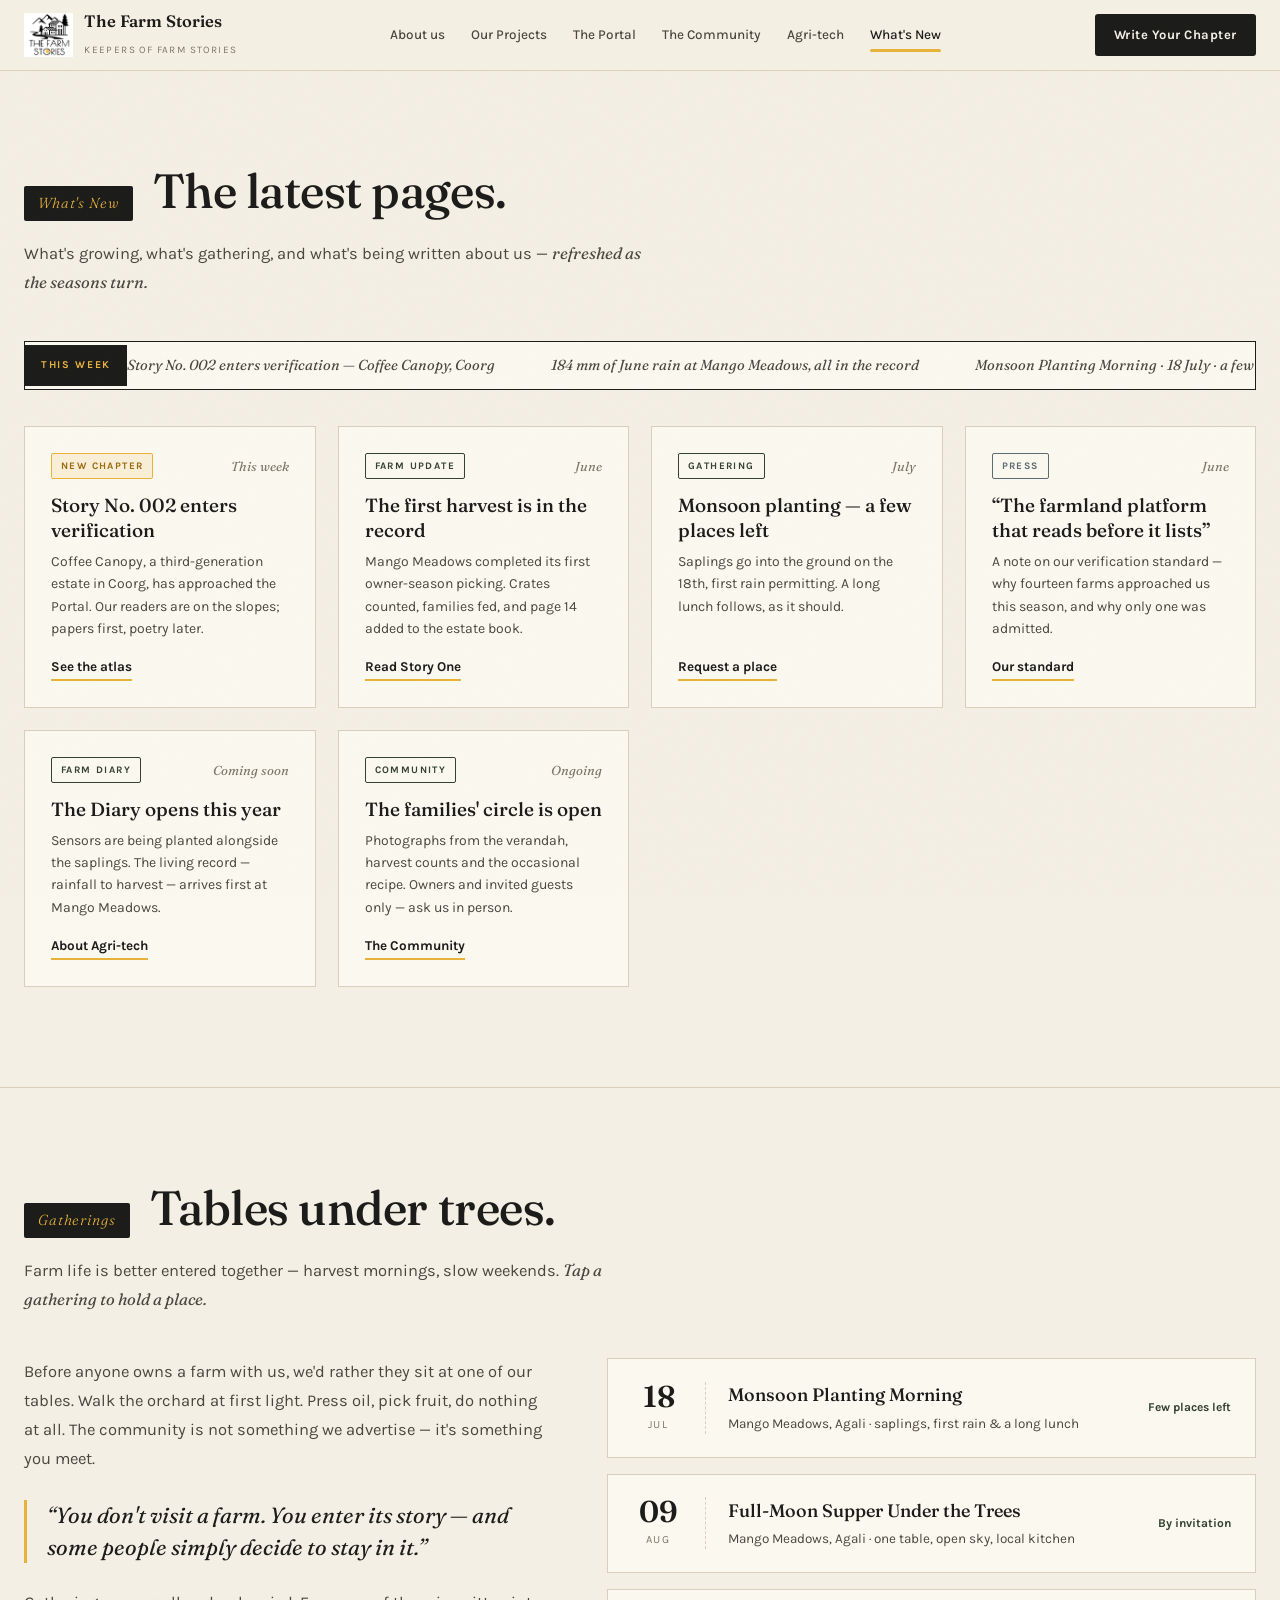
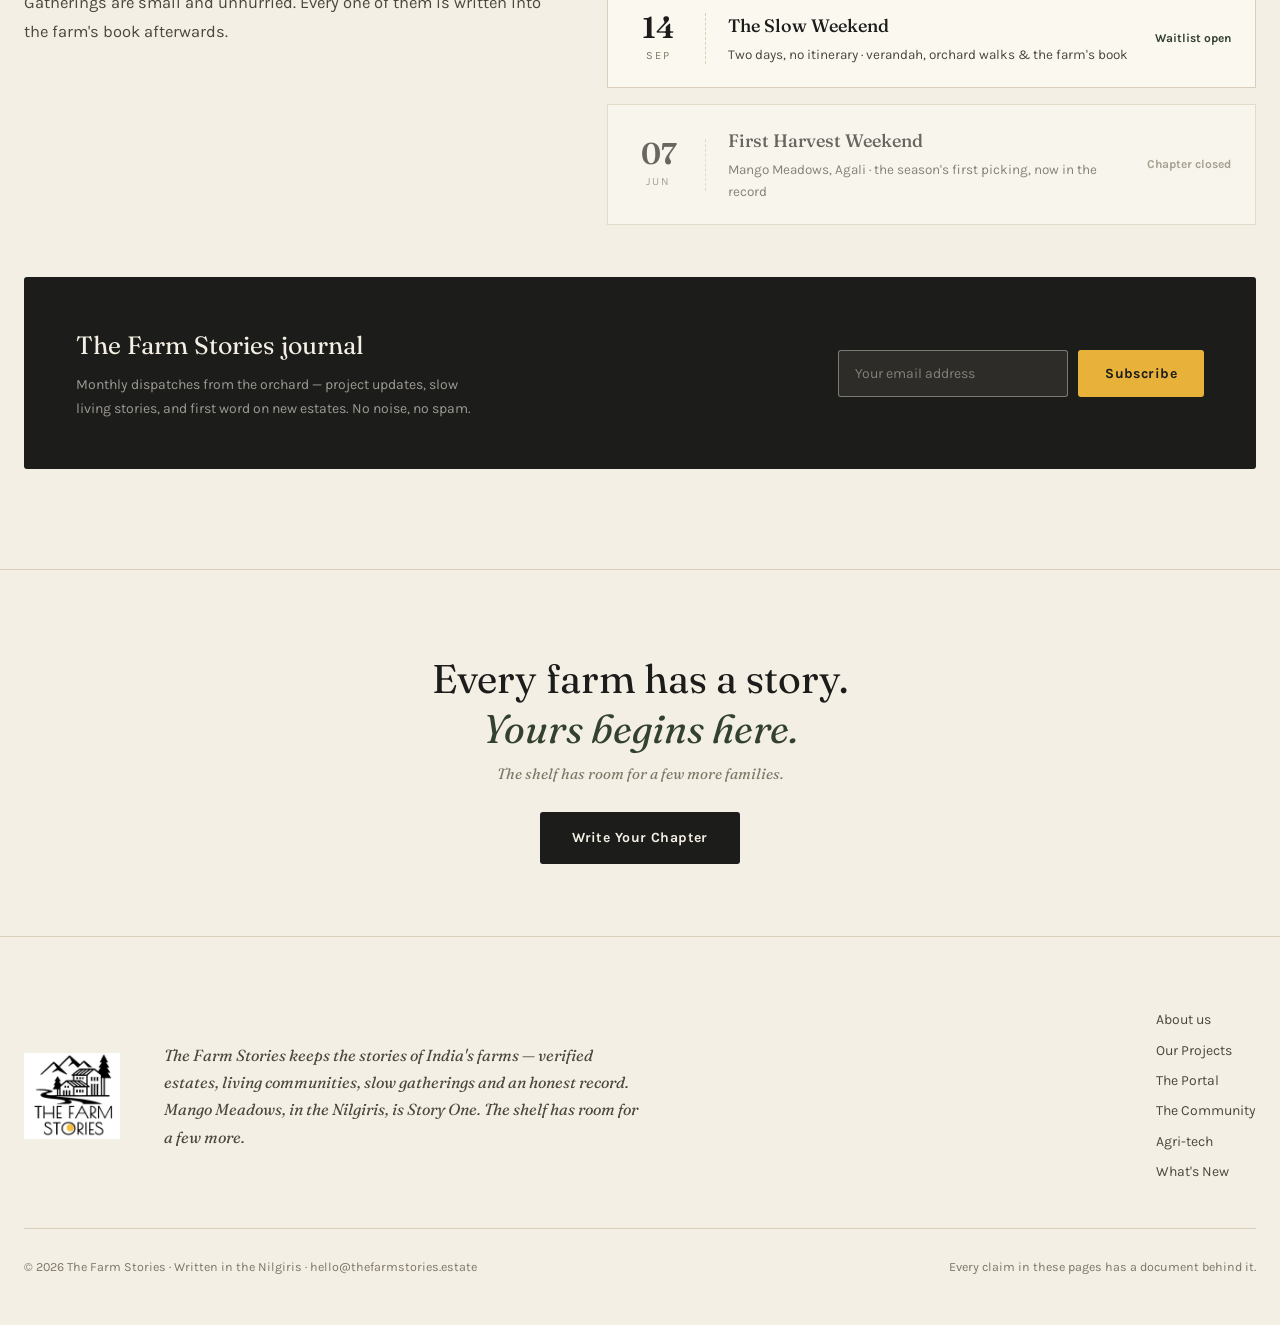
<file: whats-new.html>
<!DOCTYPE html>
<html lang="en">
<head>
<meta charset="UTF-8">
<meta name="viewport" content="width=device-width, initial-scale=1.0">
<title>What's New — The Farm Stories</title>
<meta name="description" content="The latest pages — project updates, gatherings, press and dispatches from the orchard.">
<link rel="canonical" href="https://thefarmstories.estate/whats-new">
<meta property="og:image" content="https://thefarmstories.estate/assets/logo.png">
<meta name="theme-color" content="#F4EFE4">
<link rel="icon" type="image/png" href="/assets/logo.png">
<link rel="preconnect" href="https://fonts.googleapis.com">
<link rel="preconnect" href="https://fonts.gstatic.com" crossorigin>
<link href="https://fonts.googleapis.com/css2?family=Fraunces:ital,opsz,wght@0,9..144,300;0,9..144,400;0,9..144,500;0,9..144,600;1,9..144,300;1,9..144,400;1,9..144,500&family=Karla:ital,wght@0,300;0,400;0,500;0,600;0,700;1,400&display=swap" rel="stylesheet">
<link rel="stylesheet" href="/css/main.css">
</head>
<body>

<div id="cursorGlow" aria-hidden="true"></div>

<div class="stream-wrap" aria-hidden="true">
  <svg viewBox="0 0 90 2400" preserveAspectRatio="xMidYMin meet">
    <path id="streamPath" d="M46,0 C30,120 66,220 44,330 C24,430 62,520 48,640 C34,760 64,860 42,980 C26,1090 60,1180 46,1300 C32,1420 62,1520 44,1650 C28,1770 58,1880 46,2000 C36,2110 58,2220 44,2340 L44,2400"/>
  </svg>
</div>

<header>
  <div class="nav-inner">
    <a class="brand" href="/" aria-label="The Farm Stories — home">
      <img src="/assets/logo.png" alt="The Farm Stories logo">
      <span><span class="brand-name">The Farm Stories</span><br><span class="brand-tag">Keepers of farm stories</span></span>
    </a>
    <nav class="chapters" aria-label="Pages">
      <a href="/about">About us</a>
      <a href="/projects">Our Projects</a>
      <a href="/portal">The Portal</a>
      <a href="/community">The Community</a>
      <a href="/agritech">Agri-tech</a>
      <a href="/whats-new" class="active" aria-current="page">What's New</a>
    </nav>
    <a class="nav-cta" href="/#chapter">Write Your Chapter</a>
    <button class="menu-btn" id="menuBtn" aria-label="Open the menu" aria-expanded="false" aria-controls="mobileMenu">
      <span></span><span></span><span></span>
    </button>
  </div>
  <div class="progress" id="progress"></div>
</header>

<!-- mobile menu · the index of chapters -->
<div class="mobile-menu" id="mobileMenu" aria-hidden="true">
  <p class="mm-kicker">The index of chapters</p>
  <nav aria-label="Pages">
    <a href="/">Home <em>the storybook</em></a>
    <a href="/about">About us <em>the beginning</em></a>
    <a href="/projects">Our Projects <em>the shelf</em></a>
    <a href="/portal">The Portal <em>the atlas</em></a>
    <a href="/community">The Community <em>being written</em></a>
    <a href="/agritech">Agri-tech <em>the instruments</em></a>
    <a href="/whats-new">What's New <em>the latest pages</em></a>
  </nav>
  <a class="btn btn-ink mm-cta" href="/#chapter">Write Your Chapter</a>
  <p class="mm-fine">Every claim in these pages has a document behind it.</p>
</div>

<main id="top">

  <section class="chapter page" id="journal">
    <div class="chapter-head reveal"><span class="chapter-no">What's New</span><h2 class="split">The latest pages.</h2></div>
    <p class="chapter-intro reveal">What's growing, what's gathering, and what's being written about us — <em>refreshed as the seasons turn.</em></p>
    <div class="ticker reveal" aria-hidden="true">
      <span class="ticker-label">This week</span>
      <div class="ticker-view"><div class="ticker-track" id="tickerTrack">
        <span>Story No. 002 enters verification — Coffee Canopy, Coorg</span>
        <span>184 mm of June rain at Mango Meadows, all in the record</span>
        <span>Monsoon Planting Morning · 18 July · a few places left</span>
        <span>The Farm Diary arrives first at Mango Meadows this year</span>
        <span>Fourteen farms approached the Portal this season · one admitted</span>
      </div></div>
    </div>

    <div class="journal-feed">
      <article class="clip reveal"><div class="meta"><span class="tag new">New chapter</span><span class="when">This week</span></div>
        <h4>Story No. 002 enters verification</h4>
        <p>Coffee Canopy, a third-generation estate in Coorg, has approached the Portal. Our readers are on the slopes; papers first, poetry later.</p>
        <a href="/portal">See the atlas</a></article>
      <article class="clip reveal"><div class="meta"><span class="tag">Farm update</span><span class="when">June</span></div>
        <h4>The first harvest is in the record</h4>
        <p>Mango Meadows completed its first owner-season picking. Crates counted, families fed, and page 14 added to the estate book.</p>
        <a href="/projects">Read Story One</a></article>
      <article class="clip reveal"><div class="meta"><span class="tag">Gathering</span><span class="when">July</span></div>
        <h4>Monsoon planting — a few places left</h4>
        <p>Saplings go into the ground on the 18th, first rain permitting. A long lunch follows, as it should.</p>
        <a href="#gatherings">Request a place</a></article>
      <article class="clip reveal"><div class="meta"><span class="tag press">Press</span><span class="when">June</span></div>
        <h4>“The farmland platform that reads before it lists”</h4>
        <p>A note on our verification standard — why fourteen farms approached us this season, and why only one was admitted.</p>
        <a href="/about">Our standard</a></article>
      <article class="clip reveal"><div class="meta"><span class="tag">Farm Diary</span><span class="when">Coming soon</span></div>
        <h4>The Diary opens this year</h4>
        <p>Sensors are being planted alongside the saplings. The living record — rainfall to harvest — arrives first at Mango Meadows.</p>
        <a href="/agritech">About Agri-tech</a></article>
      <article class="clip reveal"><div class="meta"><span class="tag">Community</span><span class="when">Ongoing</span></div>
        <h4>The families' circle is open</h4>
        <p>Photographs from the verandah, harvest counts and the occasional recipe. Owners and invited guests only — ask us in person.</p>
        <a href="/community">The Community</a></article>
    </div>
  </section>

  <section class="chapter page" id="gatherings">
    <div class="chapter-head reveal"><span class="chapter-no">Gatherings</span><h2 class="split">Tables under trees.</h2></div>
    <p class="chapter-intro reveal">Farm life is better entered together — harvest mornings, slow weekends. <em>Tap a gathering to hold a place.</em></p>
    <div class="gatherings">
      <div class="gather-copy reveal">
        <p>Before anyone owns a farm with us, we'd rather they sit at one of our tables. Walk the orchard at first light. Press oil, pick fruit, do nothing at all. The community is not something we advertise — it's something you meet.</p>
        <p class="pull">“You don't visit a farm. You enter its story — and some people simply decide to stay in it.”</p>
        <p>Gatherings are small and unhurried. Every one of them is written into the farm's book afterwards.</p>
      </div>
      <ul class="events reveal" aria-label="Upcoming gatherings">
        <li class="event" data-rsvp><div class="date"><div class="d">18</div><div class="m">Jul</div></div>
          <div class="info"><h4>Monsoon Planting Morning</h4><p>Mango Meadows, Agali · saplings, first rain &amp; a long lunch</p></div>
          <span class="spots">Few places left</span></li>
        <li class="event" data-rsvp><div class="date"><div class="d">09</div><div class="m">Aug</div></div>
          <div class="info"><h4>Full-Moon Supper Under the Trees</h4><p>Mango Meadows, Agali · one table, open sky, local kitchen</p></div>
          <span class="spots">By invitation</span></li>
        <li class="event" data-rsvp><div class="date"><div class="d">14</div><div class="m">Sep</div></div>
          <div class="info"><h4>The Slow Weekend</h4><p>Two days, no itinerary · verandah, orchard walks &amp; the farm's book</p></div>
          <span class="spots">Waitlist open</span></li>
        <li class="event past"><div class="date"><div class="d">07</div><div class="m">Jun</div></div>
          <div class="info"><h4>First Harvest Weekend</h4><p>Mango Meadows, Agali · the season's first picking, now in the record</p></div>
          <span class="spots">Chapter closed</span></li>
      </ul>
    </div>

    <div class="newsstrip reveal">
      <div>
        <h3>The Farm Stories journal</h3>
        <p>Monthly dispatches from the orchard — project updates, slow living stories, and first word on new estates. No noise, no spam.</p>
      </div>
      <form class="notify" data-notify>
        <label class="sr-only" for="nl-email">Email address</label>
        <input id="nl-email" type="email" required placeholder="Your email address">
        <button type="submit" class="btn btn-gold">Subscribe</button>
      </form>
    </div>
  </section>
</main>

<!-- the story's last line -->
<section class="coda reveal" aria-label="Closing">
  <h2>Every farm has a story.<br><em>Yours begins here.</em></h2>
  <p>The shelf has room for a few more families.</p>
  <a class="btn btn-ink" href="/#chapter">Write Your Chapter</a>
</section>

<footer class="page">
  <div class="colophon">
    <img src="/assets/logo.png" alt="The Farm Stories emblem" loading="lazy" decoding="async">
    <p class="colophon-text">The Farm Stories keeps the stories of India's farms — verified estates, living communities, slow gatherings and an honest record. Mango Meadows, in the Nilgiris, is Story One. The shelf has room for a few more.</p>
    <nav class="colophon-links" aria-label="Footer">
      <a href="/about">About us</a>
      <a href="/projects">Our Projects</a>
      <a href="/portal">The Portal</a>
      <a href="/community">The Community</a>
      <a href="/agritech">Agri-tech</a>
      <a href="/whats-new">What's New</a>
    </nav>
  </div>
  <div class="fine">
    <span>© 2026 The Farm Stories · Written in the Nilgiris · hello@thefarmstories.estate</span>
    <span>Every claim in these pages has a document behind it.</span>
  </div>
</footer>

<div class="sticky-cta" id="stickyCta" aria-hidden="true">
  <a class="btn btn-ink" href="/#chapter">Plan a visit</a>
  <a class="btn btn-gold" href="https://wa.me/919003746953" target="_blank" rel="noopener">WhatsApp</a>
</div>

<div class="toast" id="toast" role="status" aria-live="polite"></div>

<script src="/js/vendor/lenis.min.js" defer></script>
<script src="/js/main.js" defer></script>
</body>
</html>
</file>
<file: css/main.css>
/* ════════════════════════════════════════════════════════════
   THE FARM STORIES · Land, well told.
   Paper, ink, gold seal. A storybook, not a listing site.
════════════════════════════════════════════════════════════ */
:root{
  --paper:#F4EFE4; --paper-deep:#ECE4D2; --paper-card:#FBF8F0;
  --ink:#1C1C1A; --ink-soft:#4A473F; --ink-faint:#7d7767;
  --yellow:#E8B23A; --pine:#33422F; --stream:#5C6B70; --line:#D9CFBB;
  --serif:'Fraunces',Georgia,serif; --sans:'Karla',-apple-system,sans-serif;
}
*{margin:0;padding:0;box-sizing:border-box}
html{scroll-behavior:smooth}
body{background:var(--paper);color:var(--ink);font-family:var(--sans);font-size:16px;line-height:1.6;
  -webkit-font-smoothing:antialiased;overflow-x:hidden}
body.locked{overflow:hidden}
::selection{background:var(--yellow);color:var(--ink)}
a{color:inherit}
a:focus-visible,button:focus-visible,input:focus-visible,select:focus-visible,[tabindex]:focus-visible{
  outline:2.5px solid var(--yellow);outline-offset:3px;border-radius:2px}
img{max-width:100%;display:block}
.sr-only{position:absolute;width:1px;height:1px;overflow:hidden;clip:rect(0 0 0 0)}
/* paper grain */
body::before{content:'';position:fixed;inset:0;pointer-events:none;z-index:3;opacity:.32;
  background-image:url("data:image/svg+xml,%3Csvg xmlns='http://www.w3.org/2000/svg' width='140' height='140'%3E%3Cfilter id='n'%3E%3CfeTurbulence type='fractalNoise' baseFrequency='.9' numOctaves='2'/%3E%3CfeColorMatrix values='0 0 0 0 0.55 0 0 0 0 0.52 0 0 0 0 0.45 0 0 0 .05 0'/%3E%3C/filter%3E%3Crect width='140' height='140' filter='url(%23n)'/%3E%3C/svg%3E")}

@media (prefers-reduced-motion:reduce){
  html{scroll-behavior:auto}
  .reveal,.split .w{opacity:1!important;transform:none!important;transition:none!important}
  #streamPath{stroke-dashoffset:0!important}
  .ticker-track{animation:none!important}
  #intro,#ambient,#cursorGlow{display:none!important}
  body.locked{overflow:auto}
  .scroll-cue::after{animation:none}
}

/* ════════════ INTRO · THE BOOK OPENS ════════════ */
#intro{position:fixed;inset:0;z-index:200;display:flex;align-items:center;justify-content:center;
  background:radial-gradient(ellipse at 50% 42%, #3d4a3a 0%, #232b22 55%, #12160f 100%);
  transition:opacity 1s ease, transform 1.2s cubic-bezier(.65,0,.35,1)}
#intro.away{opacity:0;transform:scale(2.3);pointer-events:none}
#intro .dust{position:absolute;inset:0;overflow:hidden;pointer-events:none}
#intro .mote{position:absolute;width:4px;height:4px;border-radius:50%;background:rgba(232,178,58,.5);
  animation:float 9s linear infinite}
@keyframes float{0%{transform:translateY(105vh) translateX(0);opacity:0}12%{opacity:.9}88%{opacity:.65}
  100%{transform:translateY(-8vh) translateX(36px);opacity:0}}
.stage{perspective:2000px;position:relative;z-index:2}
.tome{position:relative;width:min(340px,74vw);aspect-ratio:3/4.15;transform-style:preserve-3d;
  transform:rotateX(9deg);filter:drop-shadow(0 48px 64px rgba(0,0,0,.6));cursor:pointer;touch-action:pan-y}
.tome-back{position:absolute;inset:0;background:#2c3628;border-radius:3px 8px 8px 3px;transform:translateZ(-14px);
  box-shadow:inset -4px 0 8px rgba(0,0,0,.4)}
.tome-page,.tome-cover{position:absolute;inset:0;transform-origin:left center;transform-style:preserve-3d;
  border-radius:2px 6px 6px 2px}
.tome-page{transition:transform 1.55s cubic-bezier(.72,.02,.28,1)}
.tome-cover{transition:transform 1.7s cubic-bezier(.72,.02,.28,1);z-index:8}
.tome-page[data-leaf="1"]{z-index:6}
.tome-page[data-leaf="2"]{z-index:5}
.tome-page[data-leaf="3"]{z-index:4}
.tome-page.base-page{z-index:2}
.tome-page.turned,.tome-cover.turned{transform:rotateY(-158deg)}
.tome-page.turned{transform:rotateY(-152deg)}
.page-face{position:absolute;inset:0;backface-visibility:hidden;border-radius:2px 6px 6px 2px;overflow:hidden}
.page-face.recto,.page-face.verso{background:linear-gradient(105deg,#F3EDDD 0%,#FBF8F0 12%,#F7F2E4 88%,#EDE5D0 100%);
  border:1px solid #DED4BC;display:flex;flex-direction:column;align-items:center;justify-content:center;
  text-align:center;padding:34px 30px;gap:14px;
  box-shadow:inset 14px 0 22px -16px rgba(60,45,20,.45), inset -6px 0 14px -10px rgba(60,45,20,.22)}
.page-face.verso{transform:rotateY(180deg);
  box-shadow:inset -14px 0 22px -16px rgba(60,45,20,.45), inset 6px 0 14px -10px rgba(60,45,20,.22)}
.pg-kicker{font-family:var(--serif);font-style:italic;font-size:14px;color:var(--ink-faint)}
.pg-title{font-family:var(--serif);font-weight:400;font-size:25px;line-height:1.28;color:var(--ink)}
.pg-title em{font-style:italic}
.pg-body{font-size:13.5px;color:var(--ink-soft);line-height:1.65;max-width:34ch}
.pg-em{font-family:var(--serif);font-style:italic;color:var(--ink)}
.pg-quote{font-family:var(--serif);font-style:italic;font-size:16px}
.pg-turn{font-size:11px;letter-spacing:.18em;text-transform:uppercase;color:var(--pine);font-weight:700;margin-top:8px;
  animation:pulse 2.4s ease infinite}
.pg-orn{font-size:26px;color:var(--yellow)}
.cover-front{background:linear-gradient(135deg,#F6F1E5 0%,#EFE7D3 100%);border:1px solid #D8CEB6;
  display:flex;flex-direction:column;align-items:center;justify-content:center;padding:34px 24px;gap:16px;
  box-shadow:inset 12px 0 18px -14px rgba(0,0,0,.35)}
.cover-front::after{content:'';position:absolute;inset:14px;border:1.4px solid var(--ink);pointer-events:none}
.cover-front::before{content:'';position:absolute;inset:19px;border:1px solid var(--line);pointer-events:none}
.cover-back{background:#E9E0CB;transform:rotateY(180deg);border:1px solid #D8CEB6}
.spine-edge{position:absolute;left:0;top:0;bottom:0;width:14px;background:linear-gradient(90deg,#3a4636,#4a5844);
  border-radius:3px 0 0 3px}
.cover-logo-img{width:52%}
.cover-title{font-family:var(--serif);font-weight:500;font-size:22px;letter-spacing:.05em;text-transform:uppercase}
.cover-sub{font-family:var(--serif);font-style:italic;font-size:13px;color:var(--ink-faint)}
.cover-seal{width:54px;height:54px;border-radius:50%;background:radial-gradient(circle at 34% 30%,#F2C459,#D79E22);
  box-shadow:0 2px 6px rgba(0,0,0,.3), inset 0 0 0 3px rgba(120,80,10,.28);
  display:flex;align-items:center;justify-content:center;font-family:var(--serif);font-style:italic;
  font-size:9.5px;color:#5d420e;text-align:center;line-height:1.15}
.intro-ui{position:absolute;left:0;right:0;bottom:6vh;display:flex;flex-direction:column;align-items:center;gap:14px;z-index:3}
.open-hint{font-family:var(--serif);font-style:italic;color:#D8CFBB;font-size:16px;letter-spacing:.03em;
  animation:pulse 2.4s ease infinite;min-height:24px}
@keyframes pulse{0%,100%{opacity:.55}50%{opacity:1}}
.skip-btn{background:transparent;border:1px solid rgba(216,207,187,.5);color:#D8CFBB;font-family:var(--sans);
  font-size:12px;letter-spacing:.14em;text-transform:uppercase;font-weight:600;padding:9px 20px;border-radius:2px;
  cursor:pointer;transition:all .2s}
.skip-btn:hover{border-color:var(--yellow);color:var(--yellow)}

/* ════════════ AMBIENT ════════════ */
#cursorGlow{position:fixed;width:340px;height:340px;border-radius:50%;pointer-events:none;z-index:1;
  background:radial-gradient(circle,rgba(232,178,58,.10),transparent 65%);
  transform:translate(-50%,-50%);left:-500px;top:-500px;transition:opacity .4s;opacity:0}
@media(pointer:coarse){#cursorGlow{display:none}}

/* ════════════ NAV ════════════ */
header{position:sticky;top:0;z-index:60;background:rgba(244,239,228,.93);backdrop-filter:blur(9px);
  border-bottom:1px solid var(--line)}
.progress{position:absolute;left:0;bottom:-1px;height:3px;background:var(--yellow);width:0%;z-index:2}
.nav-inner{max-width:1280px;margin:0 auto;padding:0 24px;display:flex;align-items:center;
  justify-content:space-between;height:70px;gap:16px}
.brand{display:flex;align-items:center;gap:11px;text-decoration:none}
.brand img{height:44px;width:auto}
.brand-name{font-family:var(--serif);font-weight:600;font-size:16.5px;line-height:1.1}
.brand-tag{font-size:10px;letter-spacing:.14em;text-transform:uppercase;color:var(--ink-faint)}
nav.chapters{display:flex;gap:2px}
nav.chapters a{position:relative;text-decoration:none;font-size:13.5px;font-weight:500;color:var(--ink-soft);
  padding:10px 12px;border-radius:3px;transition:color .2s;white-space:nowrap}
nav.chapters a:hover{color:var(--ink)}
nav.chapters a.active{color:var(--ink)}
nav.chapters a.active::after{content:'';position:absolute;left:12px;right:12px;bottom:4px;height:3px;
  background:var(--yellow);border-radius:2px}
.nav-cta{font-weight:700;font-size:13px;letter-spacing:.04em;background:var(--ink);color:var(--paper);
  text-decoration:none;padding:11px 19px;border-radius:3px;transition:background .2s;white-space:nowrap}
.nav-cta:hover{background:var(--pine)}
@media(max-width:1020px){nav.chapters{display:none}.brand-tag{display:none}}

/* ── mobile menu · the index of chapters ── */
.menu-btn{display:none;flex-direction:column;justify-content:center;gap:5px;width:44px;height:44px;
  background:transparent;border:1.5px solid var(--ink);border-radius:3px;cursor:pointer;padding:0 10px;flex-shrink:0}
.menu-btn span{display:block;height:2px;background:var(--ink);border-radius:2px;transition:transform .3s, opacity .3s}
@media(max-width:1020px){.menu-btn{display:flex}.nav-cta{display:none}}
body.menu-open .menu-btn span:nth-child(1){transform:translateY(7px) rotate(45deg)}
body.menu-open .menu-btn span:nth-child(2){opacity:0}
body.menu-open .menu-btn span:nth-child(3){transform:translateY(-7px) rotate(-45deg)}
.mobile-menu{position:fixed;inset:0;z-index:140;background:var(--paper);display:flex;flex-direction:column;
  justify-content:center;padding:90px 34px 40px;opacity:0;visibility:hidden;transform:translateY(-12px);
  transition:opacity .35s ease, transform .35s ease, visibility .35s}
body.menu-open .mobile-menu{opacity:1;visibility:visible;transform:none}
.mobile-menu::after{content:'';position:absolute;inset:14px;border:1.4px solid var(--ink);pointer-events:none}
.mobile-menu .mm-kicker{font-size:11px;letter-spacing:.22em;text-transform:uppercase;font-weight:700;
  color:var(--ink-faint);margin-bottom:18px}
.mobile-menu nav{display:flex;flex-direction:column}
.mobile-menu nav a{font-family:var(--serif);font-weight:400;font-size:clamp(26px,7vw,34px);color:var(--ink);
  text-decoration:none;padding:12px 0;border-bottom:1px dashed var(--line);display:flex;align-items:baseline;gap:14px}
.mobile-menu nav a em{font-family:var(--sans);font-style:normal;font-size:12px;color:var(--ink-faint);
  letter-spacing:.08em}
.mobile-menu nav a.active{color:var(--pine)}
.mobile-menu nav a.active::after{content:'✳';color:var(--yellow);font-size:16px}
.mobile-menu .mm-cta{margin-top:30px;align-self:flex-start}
.mobile-menu .mm-fine{margin-top:auto;font-family:var(--serif);font-style:italic;font-size:13px;color:var(--ink-faint)}
body.menu-open{overflow:hidden}
body.menu-open header{z-index:150}

/* stream signature */
.stream-wrap{position:fixed;left:0;top:0;bottom:0;width:86px;z-index:0;pointer-events:none}
@media(max-width:1150px){.stream-wrap{display:none}}
#streamPath{fill:none;stroke:var(--stream);stroke-width:2.2;opacity:.45;stroke-linecap:round}

/* ════════════ HERO · INK BECOMES ORCHARD ════════════ */
.hero{position:relative}
.hero-pin{position:relative;height:100vh;min-height:600px;overflow:hidden;border-bottom:1.5px solid var(--ink)}
.hero-real{position:absolute;inset:0;opacity:0}
.hero-real img,.hero-real video{position:absolute;inset:0;width:100%;height:100%;object-fit:cover}
.hero-real video{opacity:0;transition:opacity 1.4s ease}
.hero-real video.playing{opacity:1}
.hero-real-tint{position:absolute;inset:0;background:linear-gradient(180deg,rgba(20,24,16,.14),rgba(20,24,16,.02) 40%,rgba(20,24,16,.32));}
.hero-ink{position:absolute;inset:0}
.layer{position:absolute;inset:-6% -4%;will-change:transform,opacity}
.layer svg{width:108%;height:108%;display:block}
.hero-copy{position:absolute;z-index:8;left:0;right:0;top:11%;text-align:center;padding:0 24px}
.hero-eyebrow{font-size:12px;letter-spacing:.24em;text-transform:uppercase;color:var(--ink-soft);
  font-weight:700;margin-bottom:16px}
.hero-copy h1{font-family:var(--serif);font-weight:400;font-size:clamp(36px,5.4vw,66px);line-height:1.06;
  letter-spacing:-.01em}
.hero-copy h1 em{font-style:italic;font-weight:300}
.hero-copy p.hero-sub{margin:18px auto 26px;max-width:56ch;font-size:16.5px;color:var(--ink-soft)}
.hero.lit .hero-copy h1,.hero.lit .hero-eyebrow{color:#FBF8F0;text-shadow:0 2px 24px rgba(10,14,8,.55)}
.hero.lit .hero-copy p.hero-sub{color:#EDE7D6;text-shadow:0 1px 14px rgba(10,14,8,.6)}
.hero-actions{display:flex;gap:14px;justify-content:center;flex-wrap:wrap}
.btn{display:inline-block;text-decoration:none;font-weight:700;font-size:14px;letter-spacing:.03em;
  padding:15px 27px;border-radius:3px;transition:all .2s;border:none;cursor:pointer;font-family:var(--sans)}
.btn-ink{background:var(--ink);color:var(--paper)}
.btn-ink:hover{background:var(--pine)}
.btn-ghost{border:1.5px solid var(--ink);color:var(--ink);background:rgba(244,239,228,.5)}
.btn-ghost:hover{background:var(--ink);color:var(--paper)}
.btn-gold{background:var(--yellow);color:var(--ink)}
.btn-gold:hover{background:#d89c1e}
.hero.lit .btn-ghost{border-color:#FBF8F0;color:#FBF8F0;background:rgba(20,24,16,.25)}
.hero.lit .btn-ghost:hover{background:#FBF8F0;color:var(--ink)}
.scroll-cue{position:absolute;bottom:22px;left:50%;transform:translateX(-50%);z-index:8;font-family:var(--serif);
  font-style:italic;font-size:14px;color:var(--ink-soft);display:flex;flex-direction:column;align-items:center;gap:6px}
.hero.lit .scroll-cue{color:#EDE7D6}
.scroll-cue::after{content:'';width:1.5px;height:34px;background:currentColor;animation:cue 2s ease infinite}
@keyframes cue{0%{transform:scaleY(.3);transform-origin:top}55%{transform:scaleY(1)}
  100%{transform:scaleY(.3);transform-origin:bottom;opacity:.3}}

/* trust strip */
.trust-strip{display:flex;flex-wrap:wrap;justify-content:center;gap:10px 38px;padding:18px 24px;
  border-bottom:1px solid var(--line);background:var(--paper-card);font-size:13px;color:var(--ink-soft);
  position:relative;z-index:4}
.trust-strip i{font-style:normal;color:var(--pine);font-weight:700;margin-right:6px}

/* ════════════ SHARED SCAFFOLD ════════════ */
main{position:relative;z-index:2}
.page{max-width:1280px;margin:0 auto;padding-left:24px;padding-right:24px}
.chapter{padding:92px 0 100px;border-bottom:1px solid var(--line);position:relative}
.chapter.page{padding-left:24px;padding-right:24px}
.chapter-head{display:flex;align-items:baseline;gap:20px;margin-bottom:14px;flex-wrap:wrap}
.chapter-no{font-family:var(--serif);font-style:italic;font-weight:300;font-size:14.5px;color:var(--yellow);
  letter-spacing:.06em;background:var(--ink);padding:6px 14px;border-radius:2px}
.chapter h2{font-family:var(--serif);font-weight:500;font-size:clamp(28px,3.4vw,42px);letter-spacing:-.01em;line-height:1.15}
.chapter-intro{font-size:16.5px;color:var(--ink-soft);max-width:66ch;margin-bottom:44px;line-height:1.7}
.chapter-intro em{font-family:var(--serif);font-style:italic}
.reveal{opacity:0;transform:translateY(22px);transition:opacity .75s ease,transform .75s ease}
.reveal.in{opacity:1;transform:none}
.split .w{display:inline-block;opacity:0;transform:translateY(.6em) rotate(1.5deg);
  transition:opacity .6s ease,transform .6s cubic-bezier(.2,.7,.3,1)}
.split.in .w{opacity:1;transform:none}

/* ════════════ CHAPTER I ════════════ */
.story-one{display:grid;grid-template-columns:1.15fr .85fr;gap:52px;align-items:start}
@media(max-width:900px){.story-one{grid-template-columns:1fr}}
.story-narrative{font-size:17px;line-height:1.75;color:var(--ink-soft)}
.story-narrative p+p{margin-top:18px}
.story-narrative strong{color:var(--ink)}
.story-narrative .opener{font-family:var(--serif);font-size:19px;color:var(--ink);line-height:1.6}
.dropcap::first-letter{font-family:var(--serif);font-weight:600;font-size:64px;line-height:.85;float:left;
  padding:6px 12px 0 0;color:var(--pine)}
.story-actions{margin-top:30px;display:flex;gap:14px;flex-wrap:wrap}
.tilt{transform-style:preserve-3d;transition:transform .18s ease, box-shadow .25s ease;will-change:transform}
.story-card{background:var(--paper-card);border:1.5px solid var(--ink);padding:34px 32px;position:relative}
.story-card::after{content:'';position:absolute;inset:6px;border:1px solid var(--line);pointer-events:none}
.bookplate{font-size:11px;letter-spacing:.2em;text-transform:uppercase;color:var(--ink-faint);font-weight:700;margin-bottom:8px}
.story-card h3{font-family:var(--serif);font-weight:500;font-size:24px;margin-bottom:18px}
.fact-list{list-style:none;position:relative;z-index:1}
.fact-list li{display:flex;justify-content:space-between;gap:16px;padding:12px 0;border-bottom:1px dashed var(--line);font-size:14.5px}
.fact-list li:last-child{border-bottom:none}
.fact-list .k{color:var(--ink-faint)}
.fact-list .v{font-weight:700;text-align:right}
.seal{position:absolute;top:-16px;right:22px;width:64px;height:64px;border-radius:50%;
  background:radial-gradient(circle at 34% 30%,#F2C459,#D79E22);display:flex;align-items:center;justify-content:center;
  font-family:var(--serif);font-style:italic;font-size:11px;text-align:center;line-height:1.15;transform:rotate(8deg);
  box-shadow:0 2px 8px rgba(28,28,26,.22);z-index:2;color:#4d3608}

/* ════════════ CHAPTER II · BOOKSHELF ════════════ */
.bookshelf{display:grid;grid-template-columns:repeat(3,minmax(230px,300px));gap:44px;justify-content:center;
  perspective:1600px;padding:20px 0 8px}
@media(max-width:860px){.bookshelf{grid-template-columns:repeat(auto-fit,minmax(230px,300px))}}
.shelf-book{position:relative;aspect-ratio:3/4.1;border:none;background:none;padding:0;cursor:pointer;
  font-family:var(--sans);text-align:center;transform-style:preserve-3d;
  transition:transform .5s cubic-bezier(.2,.7,.3,1)}
.shelf-book:hover,.shelf-book:focus-visible{transform:rotateY(-9deg) rotateX(2deg) translateY(-10px)}
.sb-pages{position:absolute;top:3px;bottom:3px;right:-8px;width:10px;border-radius:0 3px 3px 0;
  background:repeating-linear-gradient(180deg,#F7F1E0 0 2px,#E7DEC6 2px 3.5px);
  box-shadow:2px 3px 10px rgba(28,28,26,.24);transform:translateZ(-8px)}
.sb-spine{position:absolute;left:0;top:0;bottom:0;width:16px;z-index:2;border-radius:3px 0 0 3px;
  background:linear-gradient(90deg,#3a4636,#4a5844)}
.story-soon .sb-spine{background:linear-gradient(90deg,#8a8271,#a49a85)}
.sb-cover{position:absolute;inset:0;display:flex;flex-direction:column;align-items:center;justify-content:center;
  gap:12px;padding:30px 26px;background:linear-gradient(135deg,#F6F1E5 0%,#EFE7D3 100%);
  border:1px solid #D8CEB6;border-radius:3px 6px 6px 3px;
  box-shadow:0 18px 40px -18px rgba(28,28,26,.45), inset 12px 0 18px -14px rgba(0,0,0,.3)}
.sb-cover::after{content:'';position:absolute;inset:13px;border:1.3px solid var(--ink);pointer-events:none}
.story-soon .sb-cover::after{border-color:var(--ink-faint)}
.sb-kicker{font-size:10.5px;letter-spacing:.22em;text-transform:uppercase;font-weight:700;color:var(--ink-faint)}
.sb-title{font-family:var(--serif);font-weight:500;font-size:clamp(22px,2.4vw,30px);line-height:1.15;
  color:var(--pine);text-transform:uppercase;letter-spacing:.04em}
.story-soon .sb-title{color:var(--ink-soft)}
.sb-art{width:76%;opacity:.9}
.sb-place{font-family:var(--serif);font-style:italic;font-size:13px;color:var(--ink-faint)}
.sb-seal{position:absolute;bottom:26px;width:52px;height:52px;border-radius:50%;
  background:radial-gradient(circle at 34% 30%,#F2C459,#D79E22);
  box-shadow:0 2px 6px rgba(0,0,0,.25), inset 0 0 0 3px rgba(120,80,10,.28);
  display:flex;align-items:center;justify-content:center;font-family:var(--serif);font-style:italic;
  font-size:9.5px;color:#5d420e;line-height:1.15}
.sb-seal.soon{filter:saturate(.55) brightness(1.04)}
.story-live .sb-cover{box-shadow:0 24px 48px -18px rgba(28,28,26,.5), inset 12px 0 18px -14px rgba(0,0,0,.3)}
.story-live:hover .sb-cover{box-shadow:0 0 0 3px var(--yellow),0 26px 52px -18px rgba(28,28,26,.55),
  inset 12px 0 18px -14px rgba(0,0,0,.3)}
.shelf-note{text-align:center;font-family:var(--serif);font-style:italic;font-size:15.5px;color:var(--ink-soft);margin-top:34px}
.shelf-note em{color:var(--pine)}

/* ════════════ CHAPTER III · 3D ORCHARD ════════════ */
.orchard-chapter{padding-bottom:0;border-bottom:1.5px solid var(--ink)}
.orchard-stage{position:relative;height:220vh}
.orchard-stage .sticky-canvas, #orchardCanvas{position:sticky;top:70px;width:100%;height:calc(100vh - 70px);display:block}
.orchard-captions{position:sticky;top:70px;height:calc(100vh - 70px);margin-top:calc(-100vh + 70px);
  pointer-events:none;display:flex;align-items:flex-end;justify-content:center;padding-bottom:8vh}
.ocap{position:absolute;max-width:44ch;text-align:center;font-family:var(--serif);font-style:italic;
  font-size:clamp(16px,2vw,21px);color:var(--ink);background:rgba(251,248,240,.82);backdrop-filter:blur(4px);
  border:1px solid var(--line);padding:12px 22px;border-radius:3px;opacity:0;transform:translateY(14px);
  transition:opacity .5s ease,transform .5s ease}
.ocap.on{opacity:1;transform:none}

/* ════════════ INK SKETCH HELPERS (flipbook pages) ════════════ */
.plan-ink{stroke:var(--ink);fill:none;stroke-linecap:round;stroke-linejoin:round}
.plan-label{font-family:var(--serif);font-style:italic;font-size:14px;fill:var(--ink-soft);pointer-events:none}
.plan-label.small{font-size:11.5px;fill:var(--ink-faint)}

/* ════════════ THE PORTAL · project aggregator ════════════ */
.portal-layout{display:grid;grid-template-columns:300px 1fr;gap:32px;margin-top:8px}
@media(max-width:960px){.portal-layout{grid-template-columns:1fr}}
.filter-panel{background:var(--paper-card);border:1.5px solid var(--ink);padding:26px 24px;position:relative;margin-bottom:20px}
.filter-panel::after{content:'';position:absolute;inset:6px;border:1px solid var(--line);pointer-events:none}
.filter-panel h3{font-size:11px;letter-spacing:.18em;text-transform:uppercase;color:var(--ink);font-weight:700;margin-bottom:18px}
.fg{margin-bottom:15px;position:relative;z-index:1}
.fl{font-size:10.5px;letter-spacing:.14em;text-transform:uppercase;color:var(--ink-faint);margin-bottom:7px;display:block;font-weight:700}
.fsel{width:100%;padding:11px 12px;border:1.5px solid var(--line);background:var(--paper);
  font-family:var(--sans);font-size:13.5px;color:var(--ink);outline:none;border-radius:3px;cursor:pointer}
.fsel:focus{border-color:var(--ink)}
.filter-panel .btn{width:100%;margin-top:6px;position:relative;z-index:1}
.visit-cta{background:var(--pine);padding:24px;color:#F0E9D8;position:relative}
.visit-cta h4{font-size:11px;letter-spacing:.16em;text-transform:uppercase;color:var(--yellow);margin-bottom:10px;font-weight:700}
.visit-cta p{font-size:13.5px;color:rgba(240,233,216,.72);line-height:1.7;margin-bottom:16px}
.visit-cta .btn{width:100%;text-align:center}
.results-note{font-family:var(--serif);font-style:italic;font-size:14.5px;color:var(--pine);margin:0 0 16px;min-height:22px}

.map-panel{background:var(--paper-card);border:1.5px solid var(--ink);padding:20px;margin-bottom:20px;position:relative}
.map-panel::after{content:'';position:absolute;inset:6px;border:1px solid var(--line);pointer-events:none}
.map-panel-title{font-size:10.5px;letter-spacing:.14em;text-transform:uppercase;color:var(--ink-faint);margin-bottom:14px;font-weight:700}
.map-panel svg{width:100%;height:auto;max-height:440px;display:block;margin:0 auto}
.map-tooltip{position:absolute;background:var(--ink);color:var(--paper);padding:12px 16px;font-size:12.5px;
  pointer-events:none;opacity:0;transition:opacity .2s;z-index:10;min-width:190px;max-width:260px;
  box-shadow:0 8px 24px rgba(0,0,0,.25);border-radius:3px;line-height:1.5}
.map-tooltip.show{opacity:1}
.map-tooltip strong{display:block;font-size:13.5px;color:var(--yellow);margin-bottom:4px;font-family:var(--serif);font-style:italic;font-weight:500}
.pin{cursor:pointer;transition:opacity .3s}
.pin.dim{opacity:.15;pointer-events:none}
.pin text{font-family:var(--sans);font-size:10px;fill:var(--ink-soft);letter-spacing:.08em;font-weight:600}
.pin.soon text{fill:var(--ink-faint)}
.pin.lit .halo{animation:pinhalo 1.5s ease infinite}
@keyframes pinhalo{0%{opacity:.5}50%{opacity:.15}100%{opacity:.5}}
.map-legend text{font-family:var(--sans);font-size:10px;fill:var(--ink-soft)}

.listing-cards{display:grid;grid-template-columns:1fr 1fr;gap:16px}
@media(max-width:700px){.listing-cards{grid-template-columns:1fr}}
.listing-card{background:var(--paper-card);border:1.5px solid var(--ink);overflow:hidden;cursor:pointer;
  transition:transform .25s ease, box-shadow .25s ease}
.listing-card:hover{transform:translateY(-3px);box-shadow:0 12px 28px -12px rgba(28,28,26,.3)}
.listing-card.dim{display:none}
.listing-card.soon{cursor:default}
.listing-card.soon:hover{transform:none;box-shadow:none}
.lcard-img{height:180px;overflow:hidden;position:relative;border-bottom:1.5px solid var(--ink)}
.lcard-img img{width:100%;height:100%;object-fit:cover;transition:transform .4s}
.listing-card:hover .lcard-img img{transform:scale(1.04)}
.lcard-img .lcard-soonbg{position:absolute;inset:0;background:linear-gradient(135deg,var(--pine),#242e21);
  display:flex;align-items:center;justify-content:center;font-family:var(--serif);font-style:italic;
  font-size:17px;color:rgba(240,233,216,.6)}
.lbadge{position:absolute;top:12px;left:12px;background:var(--yellow);color:var(--ink);font-size:9.5px;
  letter-spacing:.14em;text-transform:uppercase;padding:5px 10px;font-weight:700;border-radius:2px;z-index:2}
.lbadge.soon{background:var(--paper);border:1.5px dashed var(--ink-faint);color:var(--ink-soft)}
.lcard-body{padding:18px 20px 20px}
.lcard-name{font-family:var(--serif);font-size:19px;font-weight:500;color:var(--ink);margin-bottom:3px}
.lcard-loc{font-size:12.5px;color:var(--ink-faint);margin-bottom:14px}
.lcard-specs{display:flex;gap:20px;padding-top:12px;border-top:1px dashed var(--line)}
.lspec strong{display:block;font-size:14.5px;color:var(--ink);font-weight:700}
.lspec span{font-size:11px;color:var(--ink-faint)}

/* ════════════ ABOUT · PILLARS + QUOTE ════════════ */
.pillars{display:grid;grid-template-columns:repeat(3,1fr);gap:20px;margin-top:52px}
@media(max-width:880px){.pillars{grid-template-columns:1fr}}
.pillar{background:var(--paper-card);border:1px solid var(--line);border-left:3px solid transparent;padding:36px 30px;transition:border-color .3s}
.pillar:hover{border-left-color:var(--yellow)}
.pillar-num{font-family:var(--serif);font-size:40px;font-weight:400;color:var(--line);line-height:1;margin-bottom:14px}
.pillar h3{font-family:var(--serif);font-weight:500;font-size:19px;margin-bottom:10px}
.pillar p{font-size:14px;line-height:1.7;color:var(--ink-soft)}
.quote-strip{margin-top:52px;background:var(--pine);color:#F0E9D8;display:grid;grid-template-columns:1fr auto;gap:40px;align-items:center;padding:48px 56px;border-radius:3px}
@media(max-width:760px){.quote-strip{grid-template-columns:1fr;padding:40px 28px}}
.quote-strip blockquote{font-family:var(--serif);font-size:21px;font-style:italic;line-height:1.55}
.quote-strip cite{font-family:var(--sans);font-size:12px;color:var(--yellow);letter-spacing:.12em;display:block;margin-top:14px;font-style:normal}
.quote-strip img{height:64px;width:64px;object-fit:contain;background:#fff;border-radius:50%;padding:6px}

/* ════════════ COMING SOON PAGES ════════════ */
.cs-page{min-height:calc(100vh - 70px);display:flex;align-items:center;justify-content:center;padding:100px 24px;text-align:center}
.cs-page .coming-panel{background:transparent;padding:0;max-width:620px}

/* ════════════ WHAT'S NEW · NEWSLETTER ════════════ */
.newsstrip{margin-top:52px;background:var(--ink);color:var(--paper);padding:48px 52px;display:grid;grid-template-columns:1fr auto;gap:40px;align-items:center;border-radius:3px}
@media(max-width:860px){.newsstrip{grid-template-columns:1fr}}
.newsstrip h3{font-family:var(--serif);font-weight:400;font-size:25px;margin-bottom:8px}
.newsstrip p{font-size:14px;color:rgba(244,239,228,.6);line-height:1.7;max-width:52ch}
.newsstrip .notify{justify-content:flex-start;min-width:min(420px,100%)}
.newsstrip .notify input{background:rgba(244,239,228,.08);border-color:rgba(244,239,228,.4);color:var(--paper)}

/* ════════════ CHAPTER V · GATHERINGS ════════════ */
.gatherings{display:grid;grid-template-columns:.9fr 1.1fr;gap:52px;align-items:start}
@media(max-width:900px){.gatherings{grid-template-columns:1fr}}
.gather-copy p{font-size:16.5px;color:var(--ink-soft);line-height:1.75}
.gather-copy p+p{margin-top:16px}
.gather-copy .pull{font-family:var(--serif);font-style:italic;font-size:22px;color:var(--ink);line-height:1.45;
  margin:26px 0;padding-left:20px;border-left:3px solid var(--yellow)}
.events{list-style:none;display:flex;flex-direction:column;gap:16px}
.event{display:flex;gap:22px;background:var(--paper-card);border:1px solid var(--line);padding:22px 24px;
  align-items:center;transition:border-color .2s, transform .2s;cursor:pointer}
.event:hover{border-color:var(--ink);transform:translateX(5px)}
.event .date{min-width:74px;text-align:center;border-right:1px dashed var(--line);padding-right:20px}
.event .date .d{font-family:var(--serif);font-weight:600;font-size:30px;line-height:1}
.event .date .m{font-size:11px;letter-spacing:.18em;text-transform:uppercase;color:var(--ink-faint);margin-top:4px}
.event .info{flex:1}
.event .info h4{font-family:var(--serif);font-weight:500;font-size:18px;margin-bottom:3px}
.event .info p{font-size:13.5px;color:var(--ink-soft)}
.event .spots{font-size:12px;font-weight:700;color:var(--pine);white-space:nowrap;transition:all .2s}
.event.past{opacity:.65}
.event.past .spots{color:var(--ink-faint)}
.event.rsvpd{border-color:var(--pine);background:#F2F0E4}
.event.rsvpd .spots{color:var(--yellow);background:var(--ink);padding:6px 12px;border-radius:2px}

/* ════════════ CHAPTER VI · MY FARM JOURNAL ════════════ */
.journal-spread{max-width:860px;margin:0 auto}
.js-tabs{display:flex;gap:6px;flex-wrap:wrap;margin-bottom:-1px;position:relative;z-index:2;padding-left:18px}
.js-tab{font-family:var(--serif);font-style:italic;font-size:14.5px;padding:10px 20px;background:var(--paper-deep);
  border:1.5px solid var(--ink);border-bottom:none;border-radius:6px 6px 0 0;cursor:pointer;color:var(--ink-soft);
  transition:all .2s;transform:translateY(3px)}
.js-tab.on{background:var(--paper-card);color:var(--ink);transform:translateY(0);padding-bottom:13px}
.js-book{position:relative;background:var(--paper-card);border:1.5px solid var(--ink);padding:40px 44px 36px;
  min-height:340px;box-shadow:0 22px 44px -22px rgba(28,28,26,.35);
  background-image:linear-gradient(105deg,rgba(60,45,20,.06),transparent 8%,transparent 92%,rgba(60,45,20,.08))}
.js-book::after{content:'';position:absolute;inset:8px;border:1px solid var(--line);pointer-events:none}
.js-page{display:none;animation:pageIn .45s ease}
.js-page.on{display:block}
@keyframes pageIn{from{opacity:0;transform:translateY(8px) rotate(.3deg)}to{opacity:1;transform:none}}
.jtimeline{list-style:none;margin-top:8px}
.jtimeline li{display:flex;gap:22px;padding:13px 0;border-bottom:1px dashed var(--line);font-size:15px;align-items:baseline}
.jtimeline li:last-child{border-bottom:none}
.jt-when{font-family:var(--serif);font-style:italic;color:var(--pine);min-width:64px;font-size:14px}
.jt-what{color:var(--ink-soft)}
.jfoot{margin-top:22px;font-family:var(--serif);font-style:italic;color:var(--ink-faint);font-size:14.5px}
.diary-entry{border-top:1px solid var(--line);padding:14px 0;display:flex;justify-content:space-between;gap:16px;font-size:14.5px}
.diary-entry:first-of-type{border-top:none}
.diary-entry .t{color:var(--ink-faint)}
.diary-entry .v{font-weight:700;color:var(--pine);font-variant-numeric:tabular-nums;text-align:right}
.typeline{min-height:20px;font-family:var(--serif);font-style:italic;font-weight:400}
.caret{display:inline-block;width:8px;height:15px;background:var(--yellow);margin-left:2px;
  animation:blink 1s steps(1) infinite;vertical-align:-2px}
@keyframes blink{50%{opacity:0}}
.hbars{display:flex;gap:26px;align-items:flex-end;height:180px;padding:10px 6px 0}
.hbar{flex:1;display:flex;flex-direction:column;justify-content:flex-end;align-items:center;gap:8px;height:100%}
.hbar i{display:block;width:100%;max-width:64px;height:var(--h);background:
  repeating-linear-gradient(45deg,var(--pine) 0 6px,#3e5039 6px 12px);border:1.5px solid var(--ink);
  border-radius:3px 3px 0 0;transform-origin:bottom;transform:scaleY(0);transition:transform .9s cubic-bezier(.2,.7,.3,1)}
.js-page.on .hbar i{transform:scaleY(1)}
.hbar span{font-size:11.5px;letter-spacing:.12em;text-transform:uppercase;color:var(--ink-faint);font-weight:700}
.jdocs{list-style:none;margin-top:6px}
.jdocs li{display:flex;justify-content:space-between;gap:14px;padding:13px 0;border-bottom:1px dashed var(--line);font-size:14.5px}
.jdocs li:last-child{border-bottom:none}
.jdocs em{font-style:italic;font-family:var(--serif);color:var(--pine)}
.stamp{position:absolute;top:-16px;right:26px;border:2.5px solid var(--yellow);color:#9A6A10;font-weight:700;
  font-size:12px;letter-spacing:.2em;text-transform:uppercase;padding:8px 16px;transform:rotate(6deg);
  background:var(--paper-card);border-radius:2px}

/* ════════════ COMING SOON PANELS ════════════ */
#coming{padding:0;border-bottom:1.5px solid var(--ink)}
.coming-panels{display:grid;grid-template-columns:1fr 1fr}
@media(max-width:880px){.coming-panels{grid-template-columns:1fr}}
.coming-panel{background:var(--pine);color:#F0E9D8;padding:88px 8vw;text-align:center;position:relative;overflow:hidden}
.coming-panel.alt{background:#242e21;border-left:1px solid rgba(240,233,216,.14)}
@media(max-width:880px){.coming-panel.alt{border-left:none;border-top:1px solid rgba(240,233,216,.14)}}
.cp-art{width:min(280px,70%);margin:0 auto 26px;opacity:.85}
.cp-kicker{font-size:11px;letter-spacing:.24em;text-transform:uppercase;font-weight:700;color:var(--yellow);margin-bottom:14px}
.coming-panel h3{font-family:var(--serif);font-weight:400;font-size:clamp(26px,3vw,38px);line-height:1.2;margin-bottom:16px}
.coming-panel h3 em{font-style:italic;color:#E9DFC5}
.cp-body{font-size:15px;color:rgba(240,233,216,.72);max-width:46ch;margin:0 auto 30px;line-height:1.7}
.notify{display:flex;gap:10px;flex-wrap:wrap;justify-content:center}
.notify input{flex:1;min-width:230px;max-width:340px;background:rgba(244,239,228,.08);
  border:1.5px solid rgba(240,233,216,.4);padding:14px 16px;font-family:var(--sans);font-size:14px;
  border-radius:3px;color:#F0E9D8}
.notify input::placeholder{color:rgba(240,233,216,.45)}
.notify input:focus{border-color:var(--yellow);outline:none}
#diary .notify input{background:var(--paper-card);border-color:var(--ink);color:var(--ink)}

/* ════════════ CHAPTER VII · JOURNAL FEED ════════════ */
.ticker{overflow:hidden;border:1px solid var(--ink);background:var(--paper-card);margin-bottom:36px;display:flex;align-items:center}
.ticker-label{background:var(--ink);color:var(--yellow);font-size:10.5px;font-weight:700;letter-spacing:.16em;
  text-transform:uppercase;padding:12px 16px;white-space:nowrap;z-index:2}
.ticker-view{overflow:hidden;flex:1}
.ticker-track{display:inline-flex;gap:56px;white-space:nowrap;padding:12px 0;animation:tick 34s linear infinite;
  font-family:var(--serif);font-style:italic;font-size:14.5px;color:var(--ink-soft)}
.ticker:hover .ticker-track{animation-play-state:paused}
@keyframes tick{0%{transform:translateX(0)}100%{transform:translateX(-50%)}}
.journal-feed{display:grid;grid-template-columns:repeat(auto-fit,minmax(280px,1fr));gap:22px}
.clip{background:var(--paper-card);border:1px solid var(--line);padding:26px;display:flex;flex-direction:column;
  transition:border-color .2s, transform .2s}
.clip:hover{border-color:var(--ink);transform:translateY(-4px)}
.clip .meta{display:flex;justify-content:space-between;align-items:center;margin-bottom:14px}
.clip .tag{font-size:10px;font-weight:700;letter-spacing:.14em;text-transform:uppercase;color:var(--pine);
  border:1px solid var(--pine);padding:4px 9px;border-radius:2px}
.clip .tag.press{color:var(--stream);border-color:var(--stream)}
.clip .tag.new{color:#9A6A10;border-color:var(--yellow);background:rgba(232,178,58,.14)}
.clip .when{font-family:var(--serif);font-style:italic;font-size:13px;color:var(--ink-faint)}
.clip h4{font-family:var(--serif);font-weight:500;font-size:19px;line-height:1.3;margin-bottom:8px}
.clip p{font-size:14px;color:var(--ink-soft);line-height:1.6;flex:1}
.clip a{font-size:13.5px;font-weight:700;text-decoration:none;border-bottom:2px solid var(--yellow);
  padding-bottom:1px;margin-top:16px;align-self:flex-start}

/* ════════════ WRITE YOUR CHAPTER ════════════ */
#chapter{border-bottom:none}
.write-chapter{display:grid;grid-template-columns:1.1fr .9fr;gap:56px;align-items:start}
@media(max-width:920px){.write-chapter{grid-template-columns:1fr}}
.wc-copy h2{font-family:var(--serif);font-weight:500;font-size:clamp(30px,3.8vw,46px);margin:16px 0 18px}
.wc-copy p{font-size:16.5px;color:var(--ink-soft);line-height:1.75;max-width:56ch}
.wc-copy em{font-family:var(--serif);font-style:italic;color:var(--ink)}
.wc-assurances{list-style:none;margin:24px 0 28px;display:flex;flex-direction:column;gap:12px}
.wc-assurances li{display:flex;gap:14px;align-items:baseline;font-size:15px;color:var(--ink-soft)}
.wc-assurances li::before{content:'✳';color:var(--yellow)}
.wc-alt{display:flex;gap:12px;flex-wrap:wrap}
.wc-form{background:var(--paper-card);border:1.5px solid var(--ink);padding:34px 32px;position:relative;
  display:flex;flex-direction:column;gap:16px}
.wc-form::after{content:'';position:absolute;inset:6px;border:1px solid var(--line);pointer-events:none}
.wc-form label{display:flex;flex-direction:column;gap:7px;font-size:12px;letter-spacing:.12em;
  text-transform:uppercase;font-weight:700;color:var(--ink-faint);position:relative;z-index:1}
.wc-form input,.wc-form select{border:1.5px solid var(--line);background:var(--paper);padding:13px 14px;
  font-family:var(--sans);font-size:15px;border-radius:3px;color:var(--ink);letter-spacing:normal;text-transform:none;font-weight:400}
.wc-form input:focus,.wc-form select:focus{border-color:var(--ink);outline:none}
.wc-submit{position:relative;z-index:1;margin-top:4px}
.wc-fine{font-size:12.5px;color:var(--ink-faint);font-family:var(--serif);font-style:italic;text-align:center}

/* ════════════ FOOTER ════════════ */
footer{padding:72px 24px 48px}
.colophon{display:grid;grid-template-columns:auto 1fr auto;gap:44px;align-items:center;padding-bottom:44px;
  border-bottom:1px solid var(--line)}
@media(max-width:800px){.colophon{grid-template-columns:1fr;text-align:center;justify-items:center}}
.colophon img{height:86px;width:auto}
.colophon-text{font-family:var(--serif);font-style:italic;font-size:16px;color:var(--ink-soft);max-width:48ch;line-height:1.7}
.colophon-links{display:flex;flex-direction:column;gap:8px;font-size:14px}
.colophon-links a{text-decoration:none;color:var(--ink-soft)}
.colophon-links a:hover{color:var(--ink)}
.fine{display:flex;justify-content:space-between;gap:16px;flex-wrap:wrap;padding-top:28px;font-size:12.5px;color:var(--ink-faint)}

/* sticky CRO bar */
.sticky-cta{position:fixed;left:0;right:0;bottom:0;z-index:55;display:none;gap:10px;padding:10px 14px;
  background:rgba(244,239,228,.96);backdrop-filter:blur(8px);border-top:1.5px solid var(--ink);
  transform:translateY(110%);transition:transform .4s cubic-bezier(.2,.7,.3,1)}
.sticky-cta.show{transform:none}
body.locked .sticky-cta{display:none}
.sticky-cta .btn{flex:1;text-align:center;padding:13px 10px}
@media(max-width:760px){.sticky-cta{display:flex}}

/* ════════════ THE BOOK READER ════════════ */
.reader{position:fixed;inset:0;z-index:120;display:flex;align-items:center;justify-content:center}
.reader[hidden]{display:none}
.reader-scrim{position:absolute;inset:0;background:radial-gradient(ellipse at 50% 45%,rgba(40,48,36,.94),rgba(16,20,13,.97));
  opacity:0;transition:opacity .5s}
.reader.open .reader-scrim{opacity:1}
.reader-stage{position:relative;z-index:2;width:min(1060px,94vw);opacity:0;transform:translateY(26px) scale(.97);
  transition:opacity .6s ease .15s,transform .6s cubic-bezier(.2,.7,.3,1) .15s}
.reader.open .reader-stage{opacity:1;transform:none}
.reader-close{position:absolute;top:-46px;right:0;background:transparent;border:1px solid rgba(240,233,216,.5);
  color:#F0E9D8;width:38px;height:38px;border-radius:50%;cursor:pointer;font-size:15px;transition:all .2s;z-index:5}
.reader-close:hover{border-color:var(--yellow);color:var(--yellow)}
.flipbook{position:relative;perspective:2600px;width:100%;aspect-ratio:2/1.32;max-height:74vh;
  filter:drop-shadow(0 40px 60px rgba(0,0,0,.55))}
@media(max-width:760px){.flipbook{aspect-ratio:1/1.4;max-height:70vh}}
.fb-base{position:absolute;inset:0;background:#2c3628;border-radius:6px;transform:translateZ(-16px)}
.fb-spread{position:absolute;inset:0;display:grid;grid-template-columns:1fr 1fr}
@media(max-width:760px){.fb-spread{grid-template-columns:1fr}}
.fb-page{position:relative;background:linear-gradient(105deg,#F3EDDD 0%,#FBF8F0 10%,#F7F2E4 90%,#EDE5D0 100%);
  border:1px solid #DED4BC;padding:clamp(20px,3.4vw,44px);overflow:hidden;display:flex;flex-direction:column}
.fb-page.left{border-radius:6px 0 0 6px;
  box-shadow:inset -18px 0 26px -20px rgba(60,45,20,.5)}
.fb-page.right{border-radius:0 6px 6px 0;
  box-shadow:inset 18px 0 26px -20px rgba(60,45,20,.5)}
@media(max-width:760px){.fb-page.left{display:none}.fb-page.right{border-radius:6px}}
/* turning leaf */
.fb-leaf{position:absolute;top:0;bottom:0;left:50%;width:50%;transform-origin:left center;
  transform-style:preserve-3d;z-index:6;pointer-events:none;
  transition:transform 1.05s cubic-bezier(.66,.02,.34,1)}
@media(max-width:760px){.fb-leaf{left:0;width:100%}}
.fb-leaf .lf{position:absolute;inset:0;backface-visibility:hidden;background:#F7F2E4;border:1px solid #DED4BC;
  border-radius:0 6px 6px 0;overflow:hidden;padding:clamp(20px,3.4vw,44px);display:flex;flex-direction:column}
.fb-leaf .lf.back{transform:rotateY(180deg);border-radius:6px 0 0 6px}
.fb-leaf.turn{transform:rotateY(-178deg)}
.fb-leaf .lf::after{content:'';position:absolute;inset:0;pointer-events:none;
  background:linear-gradient(100deg,rgba(60,45,20,.16),transparent 24%,transparent 80%,rgba(60,45,20,.1))}
/* page content */
.fbp-kicker{font-size:10.5px;letter-spacing:.22em;text-transform:uppercase;font-weight:700;color:var(--ink-faint);margin-bottom:10px}
.fbp-no{position:absolute;bottom:14px;font-family:var(--serif);font-style:italic;font-size:12px;color:var(--ink-faint)}
.fb-page.left .fbp-no{left:22px}
.fb-page.right .fbp-no{right:22px}
.fbp-title{font-family:var(--serif);font-weight:500;font-size:clamp(21px,2.6vw,32px);line-height:1.16;margin-bottom:14px}
.fbp-title em{font-style:italic;color:var(--pine)}
.fbp-body{font-size:clamp(13px,1.15vw,14.5px);color:var(--ink-soft);line-height:1.7}
.fbp-body p+p{margin-top:12px}
.fbp-body .dropcap::first-letter{font-size:52px;padding:4px 10px 0 0}
.fbp-list{list-style:none;margin-top:10px}
.fbp-list li{padding:9px 0;border-bottom:1px dashed var(--line);font-size:clamp(12.5px,1.1vw,14px);display:flex;
  justify-content:space-between;gap:12px}
.fbp-list li:last-child{border-bottom:none}
.fbp-list .k{color:var(--ink-faint)}
.fbp-list .v{font-weight:700;text-align:right}
.fbp-art{margin:auto 0;width:100%}
.fbp-art svg{width:100%;height:auto}
.fbp-gallery{display:grid;grid-template-columns:1fr 1fr;gap:8px;margin-top:6px}
.fbp-gallery figure{position:relative;aspect-ratio:4/3;overflow:hidden;border:1.5px solid var(--ink);border-radius:2px;margin:0}
.fbp-gallery img{width:100%;height:100%;object-fit:cover;filter:sepia(.14) saturate(1.02)}
.fbp-gallery figcaption{position:absolute;left:0;right:0;bottom:0;background:linear-gradient(transparent,rgba(20,20,16,.72));
  color:#F0E9D8;font-family:var(--serif);font-style:italic;font-size:11px;padding:14px 8px 6px;text-align:center}
.fbp-gallery figure.wide{grid-column:1/-1;aspect-ratio:16/7}
.fbp-cta{margin-top:auto;padding-top:16px;display:flex;gap:10px;flex-wrap:wrap}
.fbp-cta .btn{padding:12px 18px;font-size:13px}
.fbp-fold{font-family:var(--serif);font-style:italic;color:var(--ink-faint);font-size:12.5px;margin-top:12px}
.reader-ui{display:flex;justify-content:center;align-items:center;gap:26px;margin-top:20px}
.pageward{background:transparent;border:1px solid rgba(240,233,216,.5);color:#F0E9D8;font-family:var(--sans);
  font-size:12.5px;letter-spacing:.1em;text-transform:uppercase;font-weight:700;padding:10px 20px;
  border-radius:2px;cursor:pointer;transition:all .2s}
.pageward:hover:not(:disabled){border-color:var(--yellow);color:var(--yellow)}
.pageward:disabled{opacity:.3;cursor:default}
.reader-count{font-family:var(--serif);font-style:italic;color:#D8CFBB;font-size:14px;min-width:110px;text-align:center}

/* toast */
.toast{position:fixed;left:50%;bottom:34px;transform:translate(-50%,140%);z-index:150;background:var(--ink);
  color:var(--paper);font-size:14px;padding:14px 24px;border-radius:3px;
  transition:transform .45s cubic-bezier(.2,.7,.3,1), visibility .45s;
  font-family:var(--serif);font-style:italic;box-shadow:0 12px 30px rgba(0,0,0,.3);max-width:90vw;text-align:center;
  visibility:hidden}
.toast.show{transform:translate(-50%,0);visibility:visible}

/* ════════════ CHAPTER IV · PLOT EXPLORER ════════════ */
.explorer{border:1.5px solid var(--ink);background:var(--paper-card);position:relative}
.explorer::after{content:'';position:absolute;inset:6px;border:1px solid var(--line);pointer-events:none;z-index:0}
.explorer-toolbar{display:flex;flex-wrap:wrap;gap:18px 30px;padding:20px 24px;border-bottom:1px solid var(--line);
  position:relative;z-index:1}
.fgroup{display:flex;flex-direction:column;gap:8px}
.flabel{font-size:10.5px;letter-spacing:.18em;text-transform:uppercase;font-weight:700;color:var(--ink-faint)}
.fbtns{display:flex;gap:6px;flex-wrap:wrap}
.fbtn{font-family:var(--sans);font-size:12.5px;font-weight:600;padding:8px 14px;border-radius:20px;
  border:1.5px solid var(--line);background:transparent;color:var(--ink-soft);cursor:pointer;transition:all .18s}
.fbtn:hover{border-color:var(--ink);color:var(--ink)}
.fbtn.on{background:var(--ink);border-color:var(--ink);color:var(--paper)}
.explorer-body{display:grid;grid-template-columns:1.55fr 1fr;position:relative;z-index:1}
@media(max-width:980px){.explorer-body{grid-template-columns:1fr}}
.plan-wrap{position:relative;background:
  radial-gradient(ellipse at 70% 20%, #F8F3E6, #F1EAD8 70%);overflow:hidden;min-height:520px;
  border-right:1px solid var(--line);touch-action:none}
@media(max-width:980px){.plan-wrap{border-right:none;border-bottom:1px solid var(--line)}}
#planSvg{width:100%;height:100%;min-height:520px;display:block;cursor:grab}
#planSvg.grabbing{cursor:grabbing}
#planSvg.terrain{filter:sepia(.3) saturate(1.5) hue-rotate(46deg) brightness(.94)}
.plan-tip{position:absolute;pointer-events:none;background:var(--ink);color:var(--paper);font-size:12.5px;
  padding:10px 14px;border-radius:3px;opacity:0;transition:opacity .15s;z-index:5;max-width:240px;line-height:1.5}
.plan-tip strong{color:var(--yellow);font-family:var(--serif);font-style:italic;font-weight:500;font-size:14px;display:block}
.plan-tip.show{opacity:1}
.plan-zoom{position:absolute;right:14px;top:14px;display:flex;flex-direction:column;gap:6px;z-index:4}
.plan-zoom button{width:38px;height:38px;border:1.5px solid var(--ink);background:var(--paper-card);
  font-size:17px;font-weight:700;cursor:pointer;border-radius:3px;color:var(--ink);transition:all .15s}
.plan-zoom button:hover{background:var(--ink);color:var(--paper)}
.plan-hint{position:absolute;left:16px;top:14px;font-family:var(--serif);font-style:italic;font-size:12.5px;
  color:var(--ink-faint);z-index:4}
.plan-legend{position:absolute;left:16px;bottom:12px;display:flex;gap:16px;font-size:12px;color:var(--ink-soft);
  z-index:4;flex-wrap:wrap;background:rgba(251,248,240,.8);padding:6px 10px;border-radius:3px}
.plan-legend .lg{display:inline-block;width:11px;height:11px;border-radius:2px;border:1.6px solid var(--ink);
  margin-right:6px;vertical-align:-1px}
.lg.av{background:#EDE3C8}.lg.rs{background:#D9CFBB}.lg.sd{background:#B9AE97}.lg.bm{background:var(--yellow)}
/* svg plot styling */
.plot{cursor:pointer;transition:opacity .3s}
.plot .shape{fill:#EDE3C8;stroke:var(--ink);stroke-width:1.6;transition:fill .2s}
.plot.reserved .shape{fill:#D9CFBB}
.plot.sold .shape{fill:#B9AE97}
.plot:hover .shape,.plot.sel .shape{fill:#F2D794}
.plot.bookmarked .shape{fill:var(--yellow)}
.plot.dim{opacity:.16;pointer-events:none}
.plot text{font-family:var(--serif);font-style:italic;font-size:13px;fill:var(--ink);pointer-events:none}
.plot .bm-star{font-size:11px;fill:#7c5a10;pointer-events:none}
#sunArc{transition:opacity .5s}
/* right panel */
.plot-panel{padding:26px 26px 30px;min-height:520px;display:flex;flex-direction:column}
.pp-empty{margin:auto;text-align:center;max-width:36ch}
.pp-whisper{font-size:14px;color:var(--ink-soft);line-height:1.7}
.pp-scarcity{margin-top:18px;font-size:12.5px;font-weight:700;letter-spacing:.06em;text-transform:uppercase;color:#9A6A10}
.pp-detail h3{font-family:var(--serif);font-weight:500;font-size:26px;margin:4px 0 2px}
.pp-detail .place{font-family:var(--serif);font-style:italic;color:var(--ink-faint);font-size:14px;margin-bottom:16px}
.pp-badge{display:inline-block;font-size:10px;font-weight:700;letter-spacing:.14em;text-transform:uppercase;
  padding:5px 10px;border-radius:2px;background:var(--pine);color:var(--paper)}
.pp-badge.reserved{background:transparent;border:1.5px dashed var(--ink-faint);color:var(--ink-faint)}
.pp-badge.sold{background:var(--ink-faint);color:var(--paper)}
.pp-actions{display:flex;gap:10px;margin-top:20px;flex-wrap:wrap}
.pp-actions .btn{padding:11px 16px;font-size:12.5px}
.pp-note{font-size:12.5px;color:var(--ink-faint);margin-top:14px;font-family:var(--serif);font-style:italic}
.pp-back{align-self:flex-start;background:none;border:none;font-family:var(--sans);font-size:12.5px;font-weight:700;
  color:var(--ink-soft);cursor:pointer;letter-spacing:.06em;padding:0 0 12px}
.pp-back:hover{color:var(--ink)}
/* compare tray */
.compare-tray{margin-top:auto;padding-top:18px;border-top:1px dashed var(--line);display:flex;align-items:center;
  gap:10px;flex-wrap:wrap;font-size:13px}
.compare-tray .chip{border:1.5px solid var(--ink);border-radius:20px;padding:5px 12px;font-weight:700;font-size:12px;
  background:var(--paper);display:inline-flex;gap:8px;align-items:center}
.compare-tray .chip button{border:none;background:none;cursor:pointer;font-size:12px;color:var(--ink-faint)}
.compare-table{width:100%;border-collapse:collapse;font-size:13px;margin-top:14px}
.compare-table th{font-family:var(--serif);font-style:italic;font-weight:500;text-align:left;padding:8px 6px;
  border-bottom:1.5px solid var(--ink)}
.compare-table td{padding:8px 6px;border-bottom:1px dashed var(--line)}
.compare-table td:first-child{color:var(--ink-faint)}


/* explorer refinements: sticky panel · touch targets · calm interaction */
.plot-panel{position:sticky;top:86px;align-self:start}
@media(max-width:980px){.plot-panel{position:static;min-height:0}}
@media(pointer:coarse){
  .fbtn{min-height:44px;padding:10px 16px}
  .js-tab{min-height:44px}
  .plan-zoom button{width:46px;height:46px}
  .pageward{min-height:44px}
}

/* ════════════ REVIEW PASS · hero, nav, rhythm, coda ════════════ */
/* hero: narrower copy, quieter secondary CTA, trust line */
.hero-copy{max-width:660px;margin:0 auto}
.hero-copy p.hero-sub{max-width:46ch;font-size:16px}
.hero-trust{margin-top:22px;font-size:12.5px;letter-spacing:.08em;color:var(--ink-soft);
  font-weight:600;display:flex;gap:10px;justify-content:center;flex-wrap:wrap}
.hero-trust span::after{content:'•';margin-left:10px;color:var(--yellow)}
.hero-trust span:last-child::after{content:''}
.hero.lit .hero-trust{color:#EDE7D6;text-shadow:0 1px 12px rgba(10,14,8,.6)}
.btn-quiet{background:transparent;border:none;color:var(--ink);font-weight:700;font-size:14px;
  padding:15px 6px;text-decoration:none;border-bottom:2px solid var(--yellow)}
.btn-quiet:hover{color:var(--pine)}
.hero.lit .btn-quiet{color:#FBF8F0}
/* hero video/photo: slow ken-burns drift (compositor-only) */
@media(prefers-reduced-motion:no-preference){
  .hero-real img,.hero-real video{animation:kenburns 36s ease-in-out infinite alternate;will-change:transform}
  @keyframes kenburns{from{transform:scale(1) translateY(0)}to{transform:scale(1.05) translateY(-1.2%)}}
}

/* nav: fade in gently, shrink after scroll */
@media(prefers-reduced-motion:no-preference){
  header{opacity:0;transform:translateY(-8px);transition:opacity .9s ease .15s, transform .9s ease .15s,
    background .3s ease, box-shadow .3s ease}
  header.on{opacity:1;transform:none}
}
@media(prefers-reduced-motion:reduce){header{opacity:1}}
.nav-inner{transition:height .3s ease}
header.shrunk .nav-inner{height:62px}
header.shrunk .brand img{height:38px;transition:height .3s ease}
body.on-hero header:not(.shrunk){background:rgba(244,239,228,.72)}

/* typography rhythm: tighter measures, clearer hierarchy */
.chapter h2{font-size:clamp(30px,3.8vw,48px)}
.chapter-intro{max-width:62ch;margin-top:6px}
.story-narrative{max-width:64ch}
.chapter-head{margin-bottom:18px}

/* one-line passage between chapters */
.chapter-pass{text-align:center;padding:34px 24px 0;font-family:var(--serif);font-style:italic;
  font-size:15.5px;color:var(--ink-faint)}
.chapter-pass::after{content:'';display:block;width:1px;height:30px;background:var(--line);margin:14px auto 0}

/* calmer, consistent image hover (2–3%) */
.view-item:hover img{transform:scale(1.03)}
.listing-card:hover .lcard-img img{transform:scale(1.025)}
.fbp-gallery img{aspect-ratio:4/3;object-fit:cover}

/* footer coda: the story ends where yours begins */
.coda{text-align:center;padding:84px 24px 72px;border-bottom:1px solid var(--line)}
.coda h2{font-family:var(--serif);font-weight:400;font-size:clamp(26px,3.4vw,40px);line-height:1.25;margin-bottom:8px}
.coda h2 em{font-style:italic;color:var(--pine)}
.coda p{font-family:var(--serif);font-style:italic;color:var(--ink-faint);font-size:15px;margin-bottom:26px}
.coda .btn{min-width:200px}

/* sticky chapter indicator (home) */
.chapter-dot{position:fixed;left:18px;bottom:18px;z-index:50;font-family:var(--serif);font-style:italic;
  font-size:12.5px;color:var(--ink-soft);background:rgba(251,248,240,.88);border:1px solid var(--line);
  padding:7px 14px;border-radius:20px;opacity:0;transform:translateY(8px);
  transition:opacity .4s ease, transform .4s ease;pointer-events:none;backdrop-filter:blur(4px)}
.chapter-dot.on{opacity:1;transform:none}
@media(max-width:760px){.chapter-dot{display:none}}
</file>
